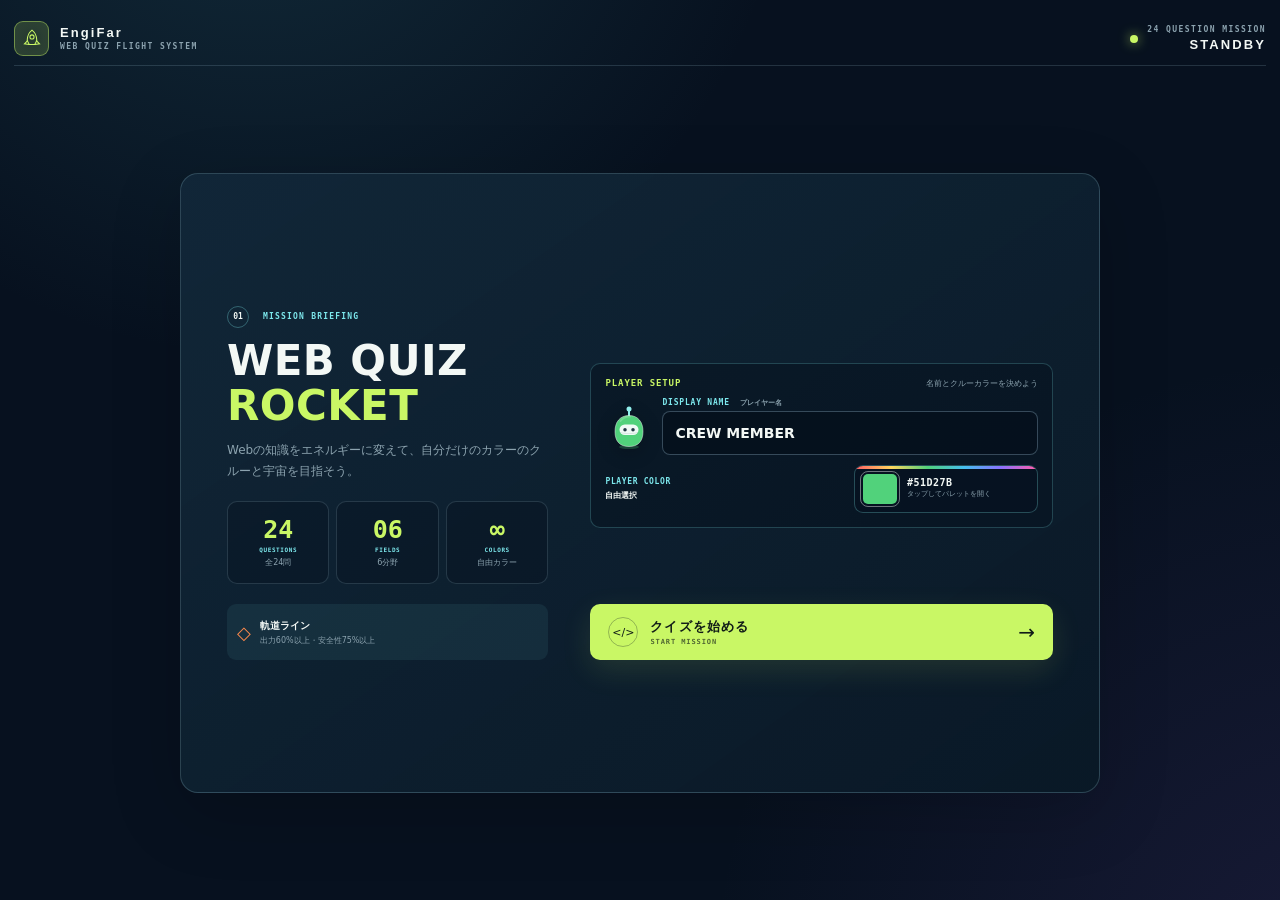
<file: index.html>
<!doctype html>
<html lang="ja">
<head>
  <meta charset="UTF-8">
  <meta name="viewport" content="width=device-width, initial-scale=1, viewport-fit=cover">
  <meta name="theme-color" content="#07111f">
  <title>EngiFar | ホーム</title>
  <link rel="stylesheet" href="./style.css?v=20260824-multipage">
  <script src="./script.js?v=20260824-multipage" defer></script>
</head>
<body>
  <div class="app-shell" id="app" data-page="home" data-state="idle" data-phase="briefing">
    <header class="topbar">
      <a class="brand" href="./index.html" aria-label="EngiFar ホーム">
        <span class="brand-mark" aria-hidden="true">
          <svg viewBox="0 0 32 32">
            <path d="M16 3c5 4 7 9 7 15l-3 6h-8l-3-6c0-6 2-11 7-15Z" />
            <circle cx="16" cy="13" r="3" />
            <path d="m10 18-5 5 7 1m10-6 5 5-7 1" />
          </svg>
        </span>
        <span class="brand-copy">
          <strong>EngiFar</strong>
          <small>WEB QUIZ FLIGHT SYSTEM</small>
        </span>
      </a>

      <div class="mission-state" role="status" aria-live="polite">
        <span class="state-light" aria-hidden="true"></span>
        <span>
          <small>24 QUESTION MISSION</small>
          <strong id="mission-status">STANDBY</strong>
        </span>
      </div>
    </header>

    <main class="cockpit">
      <aside class="mission-panel" aria-label="ホーム画面">
        <section class="mode-panel briefing-panel" id="briefing-panel">
          <div class="panel-heading">
            <p class="eyebrow"><span>01</span> MISSION BRIEFING</p>
            <h1>WEB QUIZ <br><em>ROCKET</em></h1>
            <p class="panel-description">Webの知識をエネルギーに変えて、自分だけのカラーのクルーと宇宙を目指そう。</p>
          </div>

          <div class="mission-facts" aria-label="ミッション内容">
            <div><strong>24</strong><span>QUESTIONS</span><small>全24問</small></div>
            <div><strong>06</strong><span>FIELDS</span><small>6分野</small></div>
            <div><strong>∞</strong><span>COLORS</span><small>自由カラー</small></div>
          </div>

          <div class="player-setup">
            <div class="player-setup-heading">
              <strong>PLAYER SETUP</strong>
              <small>名前とクルーカラーを決めよう</small>
            </div>

            <div class="player-identity-row">
              <img class="player-avatar-preview" id="player-avatar-preview" src="./assets/crew-green.svg" alt="選択中のカラーのクルー">
              <label class="profile-name-field" for="profile-name">
                <span>DISPLAY NAME <small>プレイヤー名</small></span>
                <input id="profile-name" type="text" maxlength="20" autocomplete="name" enterkeyhint="go" value="CREW MEMBER">
              </label>
            </div>

            <div class="color-picker" role="group" aria-labelledby="player-color-label">
              <span class="color-picker-label" id="player-color-label">PLAYER COLOR <small>自由選択</small></span>
              <label class="free-color-picker" for="player-color">
                <input class="player-color-input" id="player-color" type="color" value="#51d27b" aria-label="プレイヤーカラーを自由に選ぶ">
                <span class="free-color-picker__copy">
                  <output class="selected-color-code" id="selected-color-code" for="player-color">#51D27B</output>
                  <small>タップしてパレットを開く</small>
                </span>
              </label>
            </div>
          </div>

          <div class="threshold-hint briefing-hint">
            <span class="threshold-icon" aria-hidden="true">◇</span>
            <span><strong>軌道ライン</strong><small>出力60%以上・安全性75%以上</small></span>
          </div>

          <button class="launch-button" id="start-button" type="button">
            <span class="launch-button__icon" aria-hidden="true">&lt;/&gt;</span>
            <span><strong>クイズを始める</strong><small>START MISSION</small></span>
            <span class="launch-button__arrow" aria-hidden="true">→</span>
          </button>
        </section>
      </aside>
    </main>
  </div>
</body>
</html>
</file>
<file: style.css>
:root {
  color-scheme: dark;
  --night: #07111f;
  --panel: #0d1b2a;
  --panel-soft: #102235;
  --line: rgba(159, 197, 216, 0.18);
  --line-strong: rgba(159, 197, 216, 0.32);
  --text: #f3f8f5;
  --muted: #8ca3af;
  --lime: #c9f765;
  --lime-soft: rgba(201, 247, 101, 0.14);
  --cyan: #7de8ed;
  --orange: #ff8a4c;
  --red: #ff5e66;
  --stage-border: rgba(158, 210, 222, 0.22);
  font-family: Inter, "Noto Sans JP", "Yu Gothic UI", Meiryo, system-ui, sans-serif;
}

* {
  box-sizing: border-box;
}

html,
body {
  width: 100%;
  height: 100%;
  margin: 0;
  overflow: hidden;
}

body {
  min-height: 100vh;
  min-height: 100dvh;
  color: var(--text);
  background:
    radial-gradient(circle at 20% -20%, rgba(47, 113, 129, 0.28), transparent 36%),
    radial-gradient(circle at 105% 110%, rgba(93, 64, 151, 0.2), transparent 38%),
    var(--night);
}

button,
input {
  font: inherit;
}

button {
  color: inherit;
}

button,
input[type="range"] {
  -webkit-tap-highlight-color: transparent;
}

[hidden] {
  display: none !important;
}

.app-shell {
  width: min(100%, 1500px);
  height: 100vh;
  height: 100dvh;
  min-height: 0;
  margin: 0 auto;
  padding:
    max(12px, env(safe-area-inset-top))
    max(14px, env(safe-area-inset-right))
    max(12px, env(safe-area-inset-bottom))
    max(14px, env(safe-area-inset-left));
  display: grid;
  grid-template-rows: 54px minmax(0, 1fr);
  gap: 12px;
}

.topbar {
  min-width: 0;
  display: flex;
  align-items: center;
  justify-content: space-between;
  border-bottom: 1px solid var(--line);
}

.brand {
  min-width: 0;
  color: inherit;
  display: inline-flex;
  align-items: center;
  gap: 11px;
  text-decoration: none;
}

.brand-mark {
  width: 35px;
  height: 35px;
  border: 1px solid rgba(201, 247, 101, 0.46);
  border-radius: 9px;
  display: grid;
  place-items: center;
  color: var(--lime);
  background: var(--lime-soft);
  box-shadow: inset 0 0 18px rgba(201, 247, 101, 0.07);
}

.brand-mark svg {
  width: 22px;
  fill: none;
  stroke: currentColor;
  stroke-width: 1.5;
}

.brand-copy {
  display: grid;
  gap: 2px;
}

.brand-copy strong,
.mission-state strong {
  font-family: "Arial Narrow", "Yu Gothic UI", sans-serif;
  font-size: 13px;
  letter-spacing: 0.16em;
}

.brand-copy small,
.mission-state small {
  color: var(--muted);
  font: 600 8px/1.2 ui-monospace, "SFMono-Regular", Consolas, monospace;
  letter-spacing: 0.18em;
}

.mission-state {
  display: flex;
  align-items: center;
  gap: 9px;
  text-align: right;
}

.mission-state > span:last-child {
  display: grid;
  gap: 2px;
}

.state-light {
  width: 8px;
  height: 8px;
  border-radius: 50%;
  background: var(--lime);
  box-shadow: 0 0 12px rgba(201, 247, 101, 0.72);
}

.cockpit {
  min-width: 0;
  min-height: 0;
  display: grid;
  grid-template-columns: minmax(0, 1.62fr) clamp(310px, 29vw, 410px);
  gap: clamp(12px, 1.7vw, 24px);
}

.flight-deck,
.mission-panel {
  min-width: 0;
  min-height: 0;
  overflow: hidden;
  border: 1px solid var(--stage-border);
  background: rgba(7, 17, 31, 0.76);
  box-shadow: 0 20px 70px rgba(0, 0, 0, 0.18);
}

.flight-deck {
  position: relative;
  display: grid;
  grid-template-rows: 40px minmax(0, 1fr) 40px;
  border-radius: 18px;
}

.deck-bar {
  position: relative;
  z-index: 20;
  display: flex;
  align-items: center;
  justify-content: space-between;
  gap: 12px;
  padding: 0 clamp(12px, 2vw, 22px);
  color: var(--muted);
  font: 600 9px/1 ui-monospace, "SFMono-Regular", Consolas, monospace;
  letter-spacing: 0.13em;
  white-space: nowrap;
}

.deck-bar--top {
  border-bottom: 1px solid var(--line);
}

.deck-bar--bottom {
  border-top: 1px solid var(--line);
}

.deck-bar b {
  color: var(--text);
  font-weight: 600;
}

.signal-dot,
.success-rule i {
  display: inline-block;
  width: 5px;
  height: 5px;
  margin-right: 6px;
  border-radius: 50%;
  background: var(--cyan);
  box-shadow: 0 0 7px rgba(125, 232, 237, 0.8);
  vertical-align: 1px;
}

.success-rule {
  color: rgba(201, 247, 101, 0.72);
}

.success-rule i {
  background: var(--lime);
  box-shadow: 0 0 7px rgba(201, 247, 101, 0.7);
}

.flight-stage {
  --rocket-bottom: 6%;
  --rocket-drift: 0px;
  --rocket-tilt: 0deg;
  --scene-travel: 0px;
  --explosion-bottom: 45%;
  --path-height: 0px;
  --path-angle: 0deg;
  isolation: isolate;
  position: relative;
  min-height: 0;
  overflow: hidden;
  background:
    radial-gradient(circle at 50% 125%, rgba(95, 192, 198, 0.25), transparent 35%),
    linear-gradient(180deg, #071120 0%, #0c1c31 58%, #122c3d 100%);
}

.flight-stage::before {
  content: "";
  position: absolute;
  inset: 0;
  z-index: -4;
  opacity: 0.19;
  background-image:
    linear-gradient(rgba(125, 232, 237, 0.13) 1px, transparent 1px),
    linear-gradient(90deg, rgba(125, 232, 237, 0.08) 1px, transparent 1px);
  background-size: 64px 64px;
  mask-image: linear-gradient(to bottom, transparent, #000 55%, #000);
}

.space-glow {
  position: absolute;
  z-index: -3;
  width: 68%;
  aspect-ratio: 1;
  left: 50%;
  bottom: -54%;
  transform: translateX(-50%);
  border-radius: 50%;
  border: 1px solid rgba(125, 232, 237, 0.3);
  box-shadow:
    0 -7px 35px rgba(125, 232, 237, 0.1),
    inset 0 20px 70px rgba(77, 143, 171, 0.08);
}

.stars {
  position: absolute;
  z-index: -2;
  inset: -140px 0 0;
  transform: translateY(var(--scene-travel));
  will-change: transform;
}

.stars--far {
  opacity: 0.5;
  background-image:
    radial-gradient(circle, rgba(255,255,255,.8) 0 1px, transparent 1.3px),
    radial-gradient(circle, rgba(125,232,237,.8) 0 1px, transparent 1.3px);
  background-size: 89px 101px, 137px 149px;
  background-position: 11px 19px, 53px 71px;
}

.stars--near {
  opacity: 0.8;
  background-image:
    radial-gradient(circle, #fff 0 1.3px, transparent 1.6px),
    radial-gradient(circle, var(--lime) 0 1px, transparent 1.3px);
  background-size: 181px 163px, 233px 197px;
  background-position: 29px 41px, 103px 9px;
}

.orbital-line {
  position: absolute;
  z-index: -1;
  left: 50%;
  width: 96%;
  aspect-ratio: 2.6 / 1;
  border: 1px solid rgba(125, 232, 237, 0.1);
  border-radius: 50%;
  transform: translateX(-50%) rotate(-7deg);
}

.orbital-line--one {
  top: 15%;
}

.orbital-line--two {
  top: 47%;
  width: 122%;
  transform: translateX(-50%) rotate(4deg);
}

.altitude-scale {
  position: absolute;
  z-index: 1;
  top: 10%;
  bottom: 15%;
  left: clamp(10px, 2vw, 22px);
  width: 38px;
  display: flex;
  flex-direction: column;
  justify-content: space-between;
  color: rgba(140, 163, 175, 0.58);
  font: 500 8px/1 ui-monospace, "SFMono-Regular", Consolas, monospace;
}

.altitude-scale::before {
  content: "";
  position: absolute;
  top: 0;
  bottom: 0;
  left: 0;
  border-left: 1px solid rgba(140, 163, 175, 0.2);
}

.altitude-scale span {
  display: flex;
  align-items: center;
  gap: 6px;
}

.altitude-scale i {
  width: 7px;
  border-top: 1px solid rgba(140, 163, 175, 0.52);
}

.live-altimeter {
  position: absolute;
  z-index: 9;
  top: clamp(11px, 2vh, 20px);
  right: clamp(11px, 2vw, 22px);
  min-width: clamp(112px, 16vw, 162px);
  padding: 10px 13px;
  border: 1px solid rgba(125, 232, 237, 0.2);
  border-radius: 10px;
  background: rgba(4, 13, 24, 0.64);
  backdrop-filter: blur(8px);
}

.live-altimeter > span {
  display: block;
  margin-bottom: 3px;
  color: var(--muted);
  font: 600 7px/1 ui-monospace, "SFMono-Regular", Consolas, monospace;
  letter-spacing: 0.18em;
}

.live-altimeter strong {
  display: flex;
  align-items: baseline;
  justify-content: flex-end;
  font: 500 clamp(20px, 3vw, 34px)/1 ui-monospace, "SFMono-Regular", Consolas, monospace;
  letter-spacing: -0.06em;
  font-variant-numeric: tabular-nums;
}

.live-altimeter small {
  margin-left: 5px;
  color: var(--cyan);
  font-size: 9px;
  letter-spacing: 0;
}

.rocket-vehicle {
  position: absolute;
  z-index: 6;
  left: calc(50% + var(--rocket-drift));
  bottom: var(--rocket-bottom);
  width: clamp(58px, 9.5vh, 96px);
  transform: translateX(-50%) rotate(var(--rocket-tilt));
  transform-origin: 50% 70%;
  filter: drop-shadow(0 13px 15px rgba(0, 0, 0, 0.38));
  will-change: left, bottom, transform, opacity;
}

.boarding-crew {
  position: absolute;
  z-index: 8;
  inset: 0;
  pointer-events: none;
}

.crew-character {
  --crew-color: var(--lime);
  --crew-start-x: 0px;
  --crew-mid-x: 0px;
  --crew-board-y: -90px;
  --crew-delay: 0s;
  --crew-lean: 5deg;
  --crew-lean-back: -5deg;
  position: absolute;
  left: 50%;
  bottom: 6%;
  width: clamp(24px, 4.8vh, 38px);
  aspect-ratio: .64 / 1;
  opacity: 0;
  transform: translateX(calc(-50% + var(--crew-start-x)));
  transform-origin: 50% 78%;
  will-change: transform, opacity;
}

.crew-character--red { --crew-color: #ff626c; }
.crew-character--blue { --crew-color: #45bff0; }
.crew-character--yellow { --crew-color: #ffd65f; }
.crew-character--player { --crew-color: var(--player-color, #51d27b); }

.crew-character::after {
  content: "";
  position: absolute;
  left: 50%;
  bottom: 0;
  width: 78%;
  height: 8%;
  border-radius: 50%;
  background: rgba(52, 166, 154, 0.25);
  filter: blur(1px);
  transform: translateX(-50%);
}

.crew-body {
  position: absolute;
  left: 50%;
  bottom: 7%;
  width: 100%;
  height: 76%;
  border: 1px solid rgba(224, 252, 247, 0.28);
  border-radius: 48% 48% 44% 44% / 48% 48% 52% 52%;
  background: var(--crew-color);
  box-shadow:
    inset 5px 3px 8px rgba(255, 255, 255, 0.13),
    inset -5px -4px 8px rgba(7, 17, 31, 0.14),
    0 5px 12px rgba(0, 0, 0, 0.25);
}

.crew-body::before {
  content: "";
  position: absolute;
  left: 50%;
  bottom: 96%;
  width: 2px;
  height: 25%;
  border-radius: 999px;
  background: #92f0ed;
  transform: translateX(-50%);
}

.crew-body::after {
  content: "";
  position: absolute;
  left: 50%;
  bottom: 116%;
  width: 17%;
  aspect-ratio: 1;
  border-radius: 50%;
  background: #92f0ed;
  box-shadow: 0 0 5px rgba(125, 232, 237, 0.5);
  transform: translateX(-50%);
}

.crew-face {
  position: absolute;
  left: 50%;
  top: 38%;
  width: 68%;
  height: 28%;
  border-radius: 999px;
  background: #effaf5;
  box-shadow: inset 0 -2px 3px rgba(20, 53, 62, 0.12);
  transform: translate(-50%, -50%);
}

.crew-face::before,
.crew-face::after {
  content: "";
  position: absolute;
  top: 50%;
  width: 18%;
  aspect-ratio: 1;
  border-radius: 50%;
  background: #203945;
  transform: translateY(-50%);
}

.crew-face::before { left: 24%; }
.crew-face::after { right: 24%; }

.boarding-crew.is-boarding .crew-character {
  animation: crew-board .9s var(--crew-delay) cubic-bezier(.36, .04, .22, 1) both;
}

.flight-path {
  position: absolute;
  z-index: 4;
  left: 50%;
  bottom: 6%;
  width: 2px;
  height: var(--path-height);
  border-radius: 999px;
  opacity: 0;
  background: repeating-linear-gradient(
    to top,
    rgba(125, 232, 237, 0.08) 0 7px,
    rgba(125, 232, 237, 0.62) 7px 11px
  );
  box-shadow: 0 0 9px rgba(125, 232, 237, 0.2);
  transform: translateX(-50%) rotate(var(--path-angle));
  transform-origin: 50% 100%;
  transition: opacity 0.2s ease;
  pointer-events: none;
}

.flight-path::after {
  content: "";
  position: absolute;
  top: -3px;
  left: 50%;
  width: 6px;
  height: 6px;
  border-radius: 50%;
  background: var(--cyan);
  box-shadow: 0 0 10px var(--cyan);
  transform: translateX(-50%);
}

.rocket {
  display: block;
  width: 100%;
  overflow: visible;
}

.rocket-body {
  fill: url(#rocket-hull);
  stroke: #304657;
  stroke-width: 2;
}

.rocket-nose {
  fill: #e96b51;
  stroke: #304657;
  stroke-width: 2;
}

.rocket-fin {
  fill: #e96b51;
  stroke: #304657;
  stroke-width: 2;
  stroke-linejoin: round;
}

.rocket-band {
  fill: #142b3c;
}

.rocket-window {
  fill: url(#rocket-window);
  stroke: #223c4d;
  stroke-width: 5;
}

.rocket-window-glint {
  fill: rgba(255, 255, 255, 0.82);
}

.rocket-seam {
  fill: none;
  stroke: rgba(65, 91, 106, 0.48);
  stroke-width: 1.2;
}

.flame--outer {
  fill: #ff9a4e;
  filter: drop-shadow(0 7px 9px rgba(255, 138, 76, 0.55));
}

.flame--inner {
  fill: #f8f0a6;
}

.exhaust {
  position: absolute;
  z-index: -1;
  left: 50%;
  top: 80%;
  width: 3px;
  height: 48%;
  border-radius: 50%;
  background: linear-gradient(to bottom, rgba(255, 228, 167, 0.78), transparent);
  transform-origin: top;
  opacity: 0.35;
}

.exhaust--left {
  transform: translateX(-7px) rotate(3deg);
}

.exhaust--right {
  transform: translateX(5px) rotate(-3deg);
}

.launch-pad {
  position: absolute;
  z-index: 2;
  left: 50%;
  bottom: 0;
  width: clamp(150px, 27%, 265px);
  height: 8%;
  min-height: 22px;
  border-top: 1px solid rgba(125, 232, 237, 0.28);
  background: linear-gradient(to bottom, rgba(33, 75, 87, 0.32), transparent);
  transform: translateX(-50%);
  clip-path: polygon(12% 0, 88% 0, 100% 100%, 0 100%);
}

.launch-pad > span {
  position: absolute;
  top: 8px;
  left: 50%;
  width: 46%;
  height: 1px;
  background: rgba(125, 232, 237, 0.25);
  transform: translateX(-50%);
}

.pad-light {
  position: absolute;
  top: 7px;
  width: 4px;
  height: 4px;
  border-radius: 50%;
  background: var(--orange);
  box-shadow: 0 0 7px var(--orange);
}

.pad-light--one { left: 17%; }
.pad-light--two { left: 50%; }
.pad-light--three { right: 17%; }

.flight-event {
  position: absolute;
  z-index: 14;
  left: 50%;
  top: 38%;
  width: max-content;
  padding: 10px 14px;
  border: 1px solid rgba(255, 94, 102, 0.55);
  border-radius: 9px;
  background: rgba(29, 12, 21, 0.8);
  text-align: center;
  opacity: 0;
  transform: translate(-50%, 10px) scale(0.95);
  backdrop-filter: blur(8px);
  pointer-events: none;
}

.flight-event span {
  display: block;
  margin-bottom: 4px;
  color: #ffabb0;
  font: 700 7px/1 ui-monospace, "SFMono-Regular", Consolas, monospace;
  letter-spacing: 0.16em;
}

.flight-event strong {
  font: 600 clamp(17px, 2.5vw, 27px)/1 ui-monospace, "SFMono-Regular", Consolas, monospace;
}

.flight-event.is-visible {
  animation: event-in 0.45s ease-out forwards;
}

.explosion {
  position: absolute;
  z-index: 12;
  left: calc(50% + var(--rocket-drift));
  bottom: var(--explosion-bottom);
  width: 12px;
  height: 12px;
  opacity: 0;
  pointer-events: none;
}

.explosion.is-active {
  opacity: 1;
}

.shockwave,
.blast-core,
.debris i {
  position: absolute;
  left: 50%;
  top: 50%;
}

.shockwave {
  width: 24px;
  height: 24px;
  border: 2px solid rgba(255, 157, 80, 0.85);
  border-radius: 50%;
  transform: translate(-50%, -50%) scale(0);
}

.explosion.is-active .shockwave--one {
  animation: shockwave 0.85s ease-out forwards;
}

.explosion.is-active .shockwave--two {
  animation: shockwave 0.85s 0.1s ease-out forwards;
}

.blast-core {
  width: 18px;
  height: 18px;
  border-radius: 42% 58% 55% 45%;
  background: #fff5b8;
  box-shadow: 0 0 22px 8px rgba(255, 118, 62, 0.75);
  transform: translate(-50%, -50%) scale(0);
}

.explosion.is-active .blast-core {
  animation: blast-core 0.6s steps(5, end) forwards;
}

.debris i {
  --angle: 0deg;
  --distance: 60px;
  --piece-color: var(--orange);
  width: 5px;
  height: 9px;
  background: var(--piece-color);
  box-shadow: 0 0 6px var(--piece-color);
  opacity: 0;
  transform: translate(-50%, -50%) rotate(var(--angle)) translateY(0);
}

.explosion.is-active .debris i {
  animation: debris-fly 0.82s cubic-bezier(.12, .72, .36, 1) forwards;
  animation-delay: var(--delay, 0s);
}

.celebration {
  position: absolute;
  z-index: 11;
  inset: 0;
  display: grid;
  place-items: center;
  opacity: 0;
  pointer-events: none;
}

.celebration.is-active {
  opacity: 1;
}

.success-orbit {
  position: absolute;
  width: min(45%, 320px);
  aspect-ratio: 1;
  border: 1px solid rgba(201, 247, 101, 0.5);
  border-radius: 50%;
  transform: scale(0);
}

.success-orbit::before,
.success-orbit::after {
  content: "";
  position: absolute;
  inset: 13%;
  border: 1px solid rgba(125, 232, 237, 0.34);
  border-radius: 50%;
}

.success-orbit::after {
  inset: -18% 8% 18%;
  transform: rotate(55deg);
}

.celebration.is-active .success-orbit {
  animation: success-orbit 1.1s cubic-bezier(.18, .82, .2, 1) forwards;
}

.success-emblem {
  position: relative;
  z-index: 2;
  padding: 17px 22px;
  border: 1px solid rgba(201, 247, 101, 0.45);
  border-radius: 12px;
  background: rgba(7, 17, 31, 0.82);
  text-align: center;
  opacity: 0;
  transform: translateY(12px);
  box-shadow: 0 0 50px rgba(201, 247, 101, 0.1);
  backdrop-filter: blur(8px);
}

.success-emblem span {
  display: block;
  margin-bottom: 6px;
  color: var(--lime);
  font: 700 8px/1 ui-monospace, "SFMono-Regular", Consolas, monospace;
  letter-spacing: 0.18em;
}

.success-emblem strong {
  font-size: clamp(20px, 3vw, 34px);
  letter-spacing: 0.06em;
}

.celebration.is-active .success-emblem {
  animation: emblem-in 0.55s 0.2s ease-out forwards;
}

.confetti {
  position: absolute;
  inset: 0;
}

.confetti i {
  --x: 50%;
  --fall: 80%;
  --rotate: 360deg;
  --confetti-color: var(--lime);
  position: absolute;
  top: -8%;
  left: var(--x);
  width: 5px;
  height: 12px;
  border-radius: 1px;
  background: var(--confetti-color);
  opacity: 0;
}

.celebration.is-active .confetti i {
  animation: confetti-fall var(--duration, 1.5s) var(--delay, 0s) ease-in forwards;
}

.mission-panel {
  border-radius: 18px;
  background:
    linear-gradient(145deg, rgba(18, 42, 60, 0.76), rgba(9, 24, 38, 0.9)),
    var(--panel);
}

.mode-panel {
  height: 100%;
  min-height: 0;
  padding: clamp(17px, 3.2vh, 30px);
}

.setup-panel {
  display: flex;
  flex-direction: column;
}

.eyebrow {
  margin: 0;
  color: var(--cyan);
  font: 700 8px/1.2 ui-monospace, "SFMono-Regular", Consolas, monospace;
  letter-spacing: 0.15em;
}

.eyebrow > span {
  display: inline-grid;
  width: 22px;
  height: 22px;
  margin-right: 8px;
  place-items: center;
  border: 1px solid rgba(125, 232, 237, 0.32);
  border-radius: 50%;
  color: var(--text);
  letter-spacing: 0;
}

.panel-heading h1 {
  margin: clamp(11px, 1.8vh, 17px) 0 0;
  font-size: clamp(25px, 3.4vw, 39px);
  line-height: 1.2;
  letter-spacing: 0.01em;
}

.panel-heading h1 em {
  color: var(--lime);
  font-style: normal;
}

.panel-description {
  margin: clamp(7px, 1.3vh, 13px) 0 0;
  color: var(--muted);
  font-size: clamp(10px, 1.15vw, 12px);
  line-height: 1.7;
}

.parameter-grid {
  margin-top: clamp(13px, 2.3vh, 22px);
  display: grid;
  gap: clamp(8px, 1.4vh, 13px);
}

.parameter-card {
  padding: clamp(10px, 1.7vh, 15px);
  border: 1px solid var(--line);
  border-radius: 12px;
  background: rgba(7, 17, 31, 0.4);
  transition: border-color 0.2s ease, background 0.2s ease;
}

.parameter-card.is-ready {
  border-color: rgba(201, 247, 101, 0.4);
  background: rgba(201, 247, 101, 0.055);
}

.parameter-head,
.parameter-head label {
  display: flex;
  align-items: center;
}

.parameter-head {
  justify-content: space-between;
  gap: 10px;
}

.parameter-head label {
  gap: 9px;
  cursor: pointer;
}

.parameter-head label > span:last-child {
  display: grid;
  gap: 2px;
}

.parameter-head strong {
  font-size: 12px;
  letter-spacing: 0.05em;
}

.parameter-head small {
  color: var(--muted);
  font: 600 7px/1 ui-monospace, "SFMono-Regular", Consolas, monospace;
  letter-spacing: 0.16em;
}

.parameter-icon {
  width: 27px;
  height: 27px;
  display: grid;
  place-items: center;
  border: 1px solid var(--line-strong);
  border-radius: 7px;
  color: var(--cyan);
  font-size: 15px;
}

.parameter-head output {
  color: var(--lime);
  font: 600 clamp(18px, 2.2vw, 25px)/1 ui-monospace, "SFMono-Regular", Consolas, monospace;
  letter-spacing: -0.06em;
  font-variant-numeric: tabular-nums;
}

.range-shell {
  position: relative;
  margin-top: clamp(8px, 1.3vh, 12px);
}

input[type="range"] {
  --fill: 0%;
  position: relative;
  z-index: 2;
  width: 100%;
  height: 18px;
  margin: 0;
  appearance: none;
  border: 0;
  border-radius: 999px;
  outline: none;
  background: transparent;
  cursor: pointer;
}

input[type="range"]::-webkit-slider-runnable-track {
  height: 4px;
  border-radius: 999px;
  background: linear-gradient(to right, var(--cyan) 0 var(--fill), rgba(140, 163, 175, 0.2) var(--fill) 100%);
}

input[type="range"]::-moz-range-track {
  height: 4px;
  border-radius: 999px;
  background: linear-gradient(to right, var(--cyan) 0 var(--fill), rgba(140, 163, 175, 0.2) var(--fill) 100%);
}

input[type="range"]::-webkit-slider-thumb {
  width: 17px;
  height: 17px;
  margin-top: -6.5px;
  appearance: none;
  border: 3px solid var(--panel);
  border-radius: 50%;
  background: var(--lime);
  box-shadow: 0 0 0 1px var(--lime), 0 0 12px rgba(201, 247, 101, 0.28);
}

input[type="range"]::-moz-range-thumb {
  width: 12px;
  height: 12px;
  border: 3px solid var(--panel);
  border-radius: 50%;
  background: var(--lime);
  box-shadow: 0 0 0 1px var(--lime), 0 0 12px rgba(201, 247, 101, 0.28);
}

input[type="range"]:focus-visible::-webkit-slider-thumb {
  outline: 3px solid rgba(125, 232, 237, 0.55);
  outline-offset: 3px;
}

.target-marker {
  position: absolute;
  z-index: 1;
  top: 3px;
  bottom: 3px;
  left: var(--target, 80%);
  border-left: 1px dashed rgba(201, 247, 101, 0.68);
}

.target-marker i {
  position: absolute;
  top: -13px;
  left: 50%;
  color: rgba(201, 247, 101, 0.7);
  font: 600 6px/1 ui-monospace, "SFMono-Regular", Consolas, monospace;
  font-style: normal;
  transform: translateX(-50%);
}

.range-labels {
  display: flex;
  justify-content: space-between;
  margin-top: -1px;
  color: rgba(140, 163, 175, 0.62);
  font: 500 7px/1 ui-monospace, "SFMono-Regular", Consolas, monospace;
}

.threshold-hint {
  margin-top: clamp(9px, 1.7vh, 16px);
  display: flex;
  align-items: center;
  gap: 9px;
  padding: 9px 10px;
  border-radius: 9px;
  background: rgba(125, 232, 237, 0.07);
}

.threshold-icon {
  color: var(--orange);
  font-size: 18px;
}

.threshold-hint > span:last-child {
  display: grid;
  gap: 2px;
}

.threshold-hint strong {
  font-size: 10px;
}

.threshold-hint small {
  color: var(--muted);
  font-size: 8px;
}

.threshold-hint.is-ready {
  background: var(--lime-soft);
}

.threshold-hint.is-ready .threshold-icon,
.threshold-hint.is-ready strong {
  color: var(--lime);
}

.launch-button,
.retry-button {
  min-height: 50px;
  border: 0;
  border-radius: 10px;
  cursor: pointer;
}

.launch-button {
  width: 100%;
  min-height: clamp(51px, 7.6vh, 66px);
  margin-top: auto;
  padding: 0 clamp(13px, 1.8vw, 18px);
  display: grid;
  grid-template-columns: auto 1fr auto;
  align-items: center;
  gap: 12px;
  color: #101b17;
  background: var(--lime);
  box-shadow: 0 10px 30px rgba(201, 247, 101, 0.12);
  transition: transform 0.18s ease, box-shadow 0.18s ease, background 0.18s ease;
}

.launch-button:hover {
  background: #dbff8d;
  box-shadow: 0 12px 34px rgba(201, 247, 101, 0.22);
  transform: translateY(-2px);
}

.launch-button:active {
  transform: translateY(1px);
}

.launch-button:focus-visible,
.retry-button:focus-visible {
  outline: 3px solid var(--cyan);
  outline-offset: 3px;
}

.launch-button__icon {
  width: 30px;
  height: 30px;
  display: grid;
  place-items: center;
  border: 1px solid rgba(7, 17, 31, 0.28);
  border-radius: 50%;
  font-size: 11px;
}

.launch-button > span:nth-child(2) {
  display: grid;
  gap: 3px;
  text-align: left;
}

.launch-button strong {
  font-size: 13px;
  letter-spacing: 0.08em;
}

.launch-button small {
  font: 700 7px/1 ui-monospace, "SFMono-Regular", Consolas, monospace;
  letter-spacing: 0.13em;
  opacity: 0.65;
}

.launch-button__arrow {
  font-size: 20px;
}

.flight-panel,
.result-panel {
  display: flex;
  flex-direction: column;
  justify-content: center;
}

.flight-copy {
  text-align: center;
}

.radar {
  position: relative;
  width: clamp(75px, 12vh, 105px);
  aspect-ratio: 1;
  margin: 0 auto clamp(15px, 2.4vh, 23px);
  overflow: hidden;
  border: 1px solid rgba(125, 232, 237, 0.36);
  border-radius: 50%;
  background:
    radial-gradient(circle, transparent 31%, rgba(125,232,237,.13) 32% 33%, transparent 34% 61%, rgba(125,232,237,.12) 62% 63%, transparent 64%),
    linear-gradient(90deg, transparent 49.5%, rgba(125,232,237,.18) 50% 50.5%, transparent 51%),
    linear-gradient(transparent 49.5%, rgba(125,232,237,.18) 50% 50.5%, transparent 51%);
}

.radar i {
  position: absolute;
  width: 50%;
  height: 50%;
  left: 50%;
  top: 0;
  background: conic-gradient(from 270deg at 0 100%, rgba(125, 232, 237, 0.42), transparent 34%);
  transform-origin: 0 100%;
  animation: radar-sweep 1.6s linear infinite;
}

.radar span {
  position: absolute;
  left: 62%;
  top: 29%;
  width: 5px;
  height: 5px;
  border-radius: 50%;
  background: var(--lime);
  box-shadow: 0 0 8px var(--lime);
  animation: radar-blink 1.2s ease-in-out infinite;
}

.flight-copy h2,
.result-heading h2 {
  margin: 9px 0 7px;
  font-size: clamp(24px, 3.2vw, 35px);
  line-height: 1.2;
}

.flight-copy > p:last-child,
.result-heading > p:last-child {
  margin: 0;
  color: var(--muted);
  font-size: 11px;
  line-height: 1.75;
}

.telemetry-card {
  margin-top: clamp(24px, 5vh, 44px);
  padding: clamp(15px, 2.5vh, 22px);
  border: 1px solid var(--line);
  border-radius: 12px;
  background: rgba(7, 17, 31, 0.45);
}

.telemetry-card > span {
  color: var(--muted);
  font: 600 8px/1 ui-monospace, "SFMono-Regular", Consolas, monospace;
  letter-spacing: 0.15em;
}

.telemetry-card strong {
  display: block;
  margin: 8px 0 13px;
  color: var(--lime);
  font: 500 clamp(29px, 4.8vw, 48px)/1 ui-monospace, "SFMono-Regular", Consolas, monospace;
  font-variant-numeric: tabular-nums;
}

.telemetry-card small {
  color: var(--text);
  font-size: 11px;
}

.telemetry-progress {
  height: 4px;
  overflow: hidden;
  border-radius: 999px;
  background: rgba(140, 163, 175, 0.18);
}

.telemetry-progress i {
  display: block;
  width: 0;
  height: 100%;
  border-radius: inherit;
  background: linear-gradient(to right, var(--cyan), var(--lime));
  box-shadow: 0 0 10px rgba(201, 247, 101, 0.3);
}

.result-panel {
  text-align: center;
}

.result-icon {
  width: clamp(46px, 7.5vh, 62px);
  aspect-ratio: 1;
  margin: 0 auto clamp(12px, 2vh, 19px);
  display: grid;
  place-items: center;
  border: 1px solid rgba(201, 247, 101, 0.46);
  border-radius: 50%;
  color: var(--lime);
  background: var(--lime-soft);
  font-size: clamp(20px, 3vw, 28px);
}

.result-panel.is-challenge .result-icon {
  border-color: rgba(255, 138, 76, 0.5);
  color: var(--orange);
  background: rgba(255, 138, 76, 0.1);
}

.result-panel.is-challenge .eyebrow {
  color: #ffbd82;
}

.result-metrics {
  margin: clamp(20px, 4vh, 36px) 0 0;
  display: grid;
  grid-template-columns: repeat(2, 1fr);
  gap: 8px;
}

.result-metrics > div {
  min-width: 0;
  padding: clamp(10px, 1.8vh, 15px) 8px;
  border: 1px solid var(--line);
  border-radius: 10px;
  background: rgba(7, 17, 31, 0.42);
}

.result-metrics .altitude-result {
  grid-column: 1 / -1;
}

.result-metrics dt {
  margin-bottom: 6px;
  color: var(--muted);
  font-size: 9px;
}

.result-metrics dd {
  margin: 0;
  color: var(--lime);
  font: 600 clamp(19px, 2.5vw, 28px)/1 ui-monospace, "SFMono-Regular", Consolas, monospace;
  font-variant-numeric: tabular-nums;
}

.result-panel.is-challenge .result-metrics dd {
  color: #ffb36f;
}

.result-metrics small {
  margin-left: 2px;
  color: var(--text);
  font-size: 9px;
}

.retry-button {
  width: 100%;
  margin-top: auto;
  border: 1px solid var(--line-strong);
  color: var(--text);
  background: rgba(125, 232, 237, 0.08);
  font-size: 12px;
  font-weight: 700;
  letter-spacing: 0.06em;
  transition: border-color 0.18s ease, background 0.18s ease;
}

.retry-button:hover {
  border-color: rgba(125, 232, 237, 0.58);
  background: rgba(125, 232, 237, 0.14);
}

.retry-button span {
  margin-right: 7px;
  color: var(--cyan);
  font-size: 17px;
}

.app-shell[data-state="launching"] .state-light {
  background: var(--orange);
  box-shadow: 0 0 14px rgba(255, 138, 76, 0.85);
  animation: state-pulse 0.65s ease-in-out infinite alternate;
}

.app-shell[data-state="success"] .state-light {
  background: var(--lime);
}

.app-shell[data-state="challenge"] .state-light {
  background: var(--orange);
  box-shadow: 0 0 14px rgba(255, 138, 76, 0.75);
}

.app-shell[data-state="launching"] .rocket-vehicle {
  animation: rocket-vibration 0.11s linear infinite alternate;
}

.app-shell[data-state="boarding"] .state-light {
  background: var(--cyan);
  box-shadow: 0 0 14px rgba(125, 232, 237, 0.82);
  animation: state-pulse 0.65s ease-in-out infinite alternate;
}

.app-shell[data-state="boarding"] .rocket-vehicle {
  animation: boarding-rock .55s ease-in-out infinite alternate;
}

.app-shell[data-state="boarding"] .rocket-window {
  animation: window-welcome .55s ease-in-out infinite alternate;
}

.app-shell[data-state="boarding"] .flame,
.app-shell[data-state="boarding"] .exhaust {
  opacity: 0;
}

.app-shell[data-state="launching"] .flight-path {
  opacity: 0.58;
}

.app-shell[data-state="launching"] .flame--outer {
  animation: flame-flicker 0.12s linear infinite alternate;
}

.app-shell[data-state="launching"] .exhaust {
  opacity: 0.72;
  animation: exhaust-flicker 0.16s linear infinite alternate;
}

.app-shell[data-state="success"] .rocket-vehicle,
.app-shell[data-state="challenge"] .rocket-vehicle {
  pointer-events: none;
}

.app-shell[data-state="challenge"] .rocket-vehicle {
  opacity: 0 !important;
}

@keyframes state-pulse {
  to { opacity: 0.42; }
}

@keyframes rocket-vibration {
  from { margin-left: -0.7px; }
  to { margin-left: 0.7px; }
}

@keyframes boarding-rock {
  from { margin-bottom: 0; }
  to { margin-bottom: 2px; }
}

@keyframes window-welcome {
  to {
    fill: #d7fff6;
    filter: drop-shadow(0 0 6px rgba(125, 232, 237, 0.9));
  }
}

@keyframes crew-board {
  0%, 12% {
    opacity: 1;
    transform: translate(calc(-50% + var(--crew-start-x)), 0) scale(.92) rotate(0deg);
  }
  24% {
    opacity: 1;
    transform: translate(calc(-50% + var(--crew-start-x)), -7px) scale(1) rotate(var(--crew-lean-back));
  }
  40% {
    opacity: 1;
    transform: translate(calc(-50% + var(--crew-mid-x)), 0) scale(1) rotate(var(--crew-lean));
  }
  54% {
    opacity: 1;
    transform: translate(calc(-50% + var(--crew-mid-x)), -8px) scale(1) rotate(var(--crew-lean-back));
  }
  70% {
    opacity: 1;
    transform: translate(-50%, 0) scale(1) rotate(0deg);
  }
  82% {
    opacity: 1;
    transform: translate(-50%, -4px) scale(.92) rotate(0deg);
  }
  100% {
    opacity: 0;
    transform: translate(-50%, var(--crew-board-y)) scale(.08) rotate(var(--crew-lean));
  }
}

@keyframes flame-flicker {
  from { transform: scaleY(0.84); transform-origin: 50% 80%; }
  to { transform: scaleY(1.1); transform-origin: 50% 80%; }
}

@keyframes exhaust-flicker {
  to { transform: translateX(-1px) scaleY(1.25); }
}

@keyframes radar-sweep {
  to { transform: rotate(360deg); }
}

@keyframes radar-blink {
  50% { opacity: 0.25; }
}

@keyframes shockwave {
  0% { opacity: 1; transform: translate(-50%, -50%) scale(0); }
  100% { opacity: 0; transform: translate(-50%, -50%) scale(6); }
}

@keyframes blast-core {
  0% { opacity: 1; transform: translate(-50%, -50%) scale(0); }
  45% { opacity: 1; transform: translate(-50%, -50%) scale(4); }
  100% { opacity: 0; transform: translate(-50%, -50%) scale(1.5); }
}

@keyframes debris-fly {
  0% {
    opacity: 1;
    transform: translate(-50%, -50%) rotate(var(--angle)) translateY(0) rotate(0);
  }
  100% {
    opacity: 0;
    transform: translate(-50%, -50%) rotate(var(--angle)) translateY(calc(var(--distance) * -1)) rotate(270deg);
  }
}

@keyframes event-in {
  to { opacity: 1; transform: translate(-50%, 0) scale(1); }
}

@keyframes success-orbit {
  0% { opacity: 0; transform: scale(0.15) rotate(-20deg); }
  45% { opacity: 1; }
  100% { opacity: 0.52; transform: scale(1) rotate(8deg); }
}

@keyframes emblem-in {
  to { opacity: 1; transform: translateY(0); }
}

@keyframes confetti-fall {
  0% { opacity: 0; transform: translate3d(0, -10px, 0) rotate(0); }
  12% { opacity: 1; }
  100% { opacity: 0; transform: translate3d(var(--sway, 20px), var(--fall), 0) rotate(var(--rotate)); }
}

@media (max-width: 760px) {
  .app-shell {
    min-height: 0;
    padding:
      max(7px, env(safe-area-inset-top))
      max(8px, env(safe-area-inset-right))
      max(7px, env(safe-area-inset-bottom))
      max(8px, env(safe-area-inset-left));
    grid-template-rows: 42px minmax(0, 1fr);
    gap: 7px;
  }

  .cockpit {
    grid-template-columns: 1fr;
    grid-template-rows: minmax(0, 1fr) clamp(234px, 39vh, 280px);
    gap: 7px;
  }

  .flight-deck,
  .mission-panel {
    border-radius: 12px;
  }

  .flight-deck {
    grid-template-rows: 31px minmax(0, 1fr) 30px;
  }

  .deck-bar {
    padding: 0 10px;
    font-size: 7px;
  }

  .success-rule {
    letter-spacing: 0.06em;
  }

  .live-altimeter {
    min-width: 102px;
    padding: 7px 9px;
  }

  .live-altimeter strong {
    font-size: 21px;
  }

  .altitude-scale {
    left: 8px;
  }

  .rocket-vehicle {
    width: clamp(48px, 9.5vh, 67px);
  }

  .mode-panel {
    padding: 11px 13px;
  }

  .panel-heading {
    display: grid;
    grid-template-columns: 1fr auto;
    align-items: end;
    gap: 8px;
  }

  .panel-heading .eyebrow {
    grid-column: 1;
  }

  .panel-heading h1 {
    grid-column: 1;
    margin-top: 5px;
    font-size: 20px;
    line-height: 1.08;
  }

  .panel-heading h1 br {
    display: none;
  }

  .panel-description {
    display: none;
  }

  .parameter-grid {
    grid-template-columns: repeat(2, minmax(0, 1fr));
    margin-top: 9px;
    gap: 7px;
  }

  .parameter-card {
    padding: 8px 9px 7px;
  }

  .parameter-head {
    gap: 4px;
  }

  .parameter-head label {
    gap: 6px;
  }

  .parameter-icon {
    width: 22px;
    height: 22px;
    font-size: 12px;
  }

  .parameter-head strong {
    font-size: 10px;
  }

  .parameter-head small,
  .range-labels {
    font-size: 6px;
  }

  .parameter-head output {
    font-size: 17px;
  }

  .range-shell {
    margin-top: 7px;
  }

  .threshold-hint {
    min-height: 31px;
    margin-top: 7px;
    padding: 5px 8px;
  }

  .threshold-hint strong {
    font-size: 9px;
  }

  .threshold-hint small {
    font-size: 7px;
  }

  .threshold-icon {
    font-size: 14px;
  }

  .launch-button {
    min-height: 44px;
    margin-top: 7px;
  }

  .launch-button__icon {
    width: 25px;
    height: 25px;
  }

  .flight-panel,
  .result-panel {
    padding: 11px 15px;
  }

  .flight-panel {
    flex-direction: row;
    align-items: center;
    gap: 17px;
  }

  .flight-copy {
    flex: 0 0 42%;
  }

  .radar {
    width: 58px;
    margin-bottom: 8px;
  }

  .flight-copy h2 {
    margin: 5px 0 0;
    font-size: 19px;
  }

  .flight-copy > p:last-child {
    display: none;
  }

  .telemetry-card {
    flex: 1;
    margin-top: 0;
    padding: 14px;
    text-align: left;
  }

  .telemetry-card strong {
    margin: 7px 0 11px;
    font-size: 29px;
  }

  .result-panel {
    display: grid;
    grid-template-columns: minmax(0, .9fr) minmax(0, 1.1fr);
    grid-template-rows: 1fr auto;
    align-items: center;
    gap: 8px 12px;
  }

  .result-heading {
    min-width: 0;
  }

  .result-icon {
    width: 38px;
    margin-bottom: 7px;
    font-size: 17px;
  }

  .result-heading h2 {
    margin: 5px 0 3px;
    font-size: 18px;
  }

  .result-heading > p:last-child {
    font-size: 8px;
    line-height: 1.45;
  }

  .result-metrics {
    margin: 0;
    gap: 5px;
  }

  .result-metrics > div {
    padding: 8px 5px;
  }

  .result-metrics dt {
    margin-bottom: 4px;
    font-size: 7px;
  }

  .result-metrics dd {
    font-size: 17px;
  }

  .retry-button {
    grid-column: 1 / -1;
    min-height: 42px;
  }
}

@media (max-width: 390px) {
  .brand-copy small,
  .mission-state small {
    display: none;
  }

  .brand-copy strong,
  .mission-state strong {
    font-size: 11px;
  }

  .success-rule {
    font-size: 6px;
  }

  .parameter-head output {
    font-size: 15px;
  }

  .parameter-head small,
  .parameter-icon {
    display: none;
  }
}

@media (max-height: 620px) and (min-width: 761px) {
  .app-shell {
    grid-template-rows: 42px minmax(0, 1fr);
    gap: 8px;
    padding-top: 8px;
    padding-bottom: 8px;
  }

  .brand-mark {
    width: 31px;
    height: 31px;
  }

  .mode-panel {
    padding: 13px 17px;
  }

  .panel-heading h1 {
    margin-top: 7px;
    font-size: 25px;
  }

  .panel-description {
    display: none;
  }

  .parameter-grid {
    margin-top: 10px;
    gap: 7px;
  }

  .parameter-card {
    padding: 8px 11px;
  }

  .range-shell {
    margin-top: 5px;
  }

  .threshold-hint {
    margin-top: 7px;
    padding: 6px 9px;
  }

  .launch-button {
    min-height: 46px;
  }

  .result-metrics {
    margin-top: 13px;
  }

  .result-icon {
    width: 42px;
    margin-bottom: 9px;
  }
}

@media (max-height: 535px) and (max-width: 760px) {
  .app-shell {
    min-height: 0;
    grid-template-rows: 34px minmax(0, 1fr);
    gap: 5px;
    padding-top: 5px;
    padding-bottom: 5px;
  }

  .brand-mark {
    width: 28px;
    height: 28px;
  }

  .brand-mark svg {
    width: 18px;
  }

  .cockpit {
    grid-template-rows: minmax(0, 1fr) 218px;
    gap: 5px;
  }

  .flight-deck {
    grid-template-rows: 27px minmax(0, 1fr) 26px;
  }

  .mode-panel {
    padding-top: 8px;
    padding-bottom: 8px;
  }

  .panel-heading .eyebrow span {
    display: none;
  }

  .parameter-grid {
    margin-top: 6px;
  }

  .threshold-hint {
    margin-top: 5px;
  }

  .launch-button {
    min-height: 40px;
    margin-top: 5px;
  }
}

@media (max-height: 460px) and (min-width: 761px) {
  .app-shell {
    grid-template-rows: 34px minmax(0, 1fr);
    gap: 5px;
    padding-top: 5px;
    padding-bottom: 5px;
  }

  .brand-mark {
    width: 28px;
    height: 28px;
  }

  .brand-mark svg {
    width: 18px;
  }

  .cockpit {
    grid-template-columns: minmax(0, 1.55fr) minmax(300px, .9fr);
    gap: 8px;
  }

  .flight-deck {
    grid-template-rows: 28px minmax(0, 1fr) 27px;
  }

  .deck-bar {
    padding: 0 10px;
    font-size: 7px;
  }

  .mode-panel {
    padding: 8px 10px;
  }

  .panel-heading h1 {
    margin-top: 4px;
    font-size: 18px;
    line-height: 1.1;
  }

  .panel-heading h1 br {
    display: none;
  }

  .parameter-grid {
    grid-template-columns: repeat(2, minmax(0, 1fr));
    margin-top: 6px;
    gap: 6px;
  }

  .parameter-card {
    padding: 7px 8px 5px;
  }

  .parameter-icon,
  .parameter-head small {
    display: none;
  }

  .parameter-head strong {
    font-size: 9px;
  }

  .parameter-head output {
    font-size: 15px;
  }

  .range-shell {
    margin-top: 4px;
  }

  .threshold-hint {
    min-height: 31px;
    margin-top: 5px;
    padding: 4px 7px;
  }

  .threshold-hint strong {
    font-size: 9px;
  }

  .threshold-hint small {
    font-size: 7px;
  }

  .launch-button {
    min-height: 40px;
    margin-top: 5px;
  }

  .result-heading h2 {
    margin-top: 5px;
    font-size: 20px;
  }

  .result-heading > p:last-child {
    font-size: 9px;
    line-height: 1.4;
  }

  .result-metrics {
    margin-top: 8px;
    grid-template-columns: repeat(3, 1fr);
    gap: 5px;
  }

  .result-metrics .altitude-result {
    grid-column: auto;
  }

  .result-metrics > div {
    padding: 8px 4px;
  }

  .result-icon {
    width: 34px;
    margin-bottom: 5px;
  }

  .retry-button {
    min-height: 40px;
    margin-top: 7px;
  }
}

@media (prefers-reduced-motion: reduce) {
  *,
  *::before,
  *::after {
    scroll-behavior: auto !important;
    animation-duration: 0.01ms !important;
    animation-iteration-count: 1 !important;
    transition-duration: 0.01ms !important;
  }
}

/* Quiz + rocket integration */
.score-strip {
  color: rgba(201, 247, 101, 0.76);
}

.score-strip i {
  display: inline-block;
  width: 5px;
  height: 5px;
  margin-right: 6px;
  border-radius: 50%;
  background: var(--lime);
  box-shadow: 0 0 7px rgba(201, 247, 101, 0.7);
  vertical-align: 1px;
}

.score-strip b {
  color: var(--lime);
  font-variant-numeric: tabular-nums;
}

.briefing-panel,
.ready-panel {
  display: flex;
  flex-direction: column;
}

.mission-facts {
  display: grid;
  grid-template-columns: repeat(3, minmax(0, 1fr));
  gap: 7px;
  margin-top: clamp(18px, 3vh, 28px);
}

.mission-facts > div {
  min-width: 0;
  padding: clamp(10px, 1.8vh, 15px) 5px;
  border: 1px solid var(--line);
  border-radius: 10px;
  background: rgba(7, 17, 31, 0.38);
  text-align: center;
}

.mission-facts strong,
.mission-facts span,
.mission-facts small {
  display: block;
}

.mission-facts strong {
  color: var(--lime);
  font: 600 clamp(18px, 2.3vw, 25px)/1 ui-monospace, "SFMono-Regular", Consolas, monospace;
}

.mission-facts span {
  margin-top: 5px;
  color: var(--cyan);
  font: 700 6px/1 ui-monospace, "SFMono-Regular", Consolas, monospace;
  letter-spacing: 0.1em;
}

.mission-facts small {
  margin-top: 4px;
  color: var(--muted);
  font-size: 8px;
}

.score-guide {
  margin-top: clamp(12px, 2vh, 19px);
  display: grid;
  gap: 7px;
}

.score-guide > div {
  min-height: 48px;
  padding: 8px 10px;
  display: flex;
  align-items: center;
  gap: 10px;
  border: 1px solid var(--line);
  border-radius: 9px;
  background: rgba(7, 17, 31, 0.28);
}

.score-guide > div > span:last-child {
  display: grid;
  gap: 2px;
}

.score-guide strong {
  font-size: 11px;
}

.score-guide small {
  color: var(--muted);
  font-size: 8px;
}

.guide-icon {
  width: 28px;
  height: 28px;
  display: grid;
  flex: none;
  place-items: center;
  border: 1px solid rgba(125, 232, 237, 0.3);
  border-radius: 7px;
  color: var(--cyan);
}

.briefing-hint {
  margin-bottom: clamp(10px, 2vh, 18px);
}

.quiz-panel {
  display: flex;
  flex-direction: column;
  gap: clamp(7px, 1.25vh, 11px);
  padding: clamp(14px, 2.3vh, 22px);
}

.quiz-progress-head {
  display: flex;
  align-items: center;
  justify-content: space-between;
  gap: 12px;
}

.quiz-progress-head > div {
  display: flex;
  align-items: baseline;
  gap: 10px;
}

.quiz-progress-head .eyebrow {
  margin: 0;
}

.quiz-progress-head strong {
  color: var(--lime);
  font: 600 clamp(20px, 2.8vw, 29px)/1 ui-monospace, "SFMono-Regular", Consolas, monospace;
  font-variant-numeric: tabular-nums;
}

.quiz-progress-head strong small {
  color: var(--muted);
  font-size: 9px;
}

.category-chip,
.difficulty-chip {
  width: max-content;
  max-width: 50%;
  padding: 6px 8px;
  overflow: hidden;
  border: 1px solid rgba(125, 232, 237, 0.24);
  border-radius: 999px;
  color: var(--cyan);
  background: rgba(125, 232, 237, 0.07);
  font: 700 7px/1 ui-monospace, "SFMono-Regular", Consolas, monospace;
  letter-spacing: 0.08em;
  text-overflow: ellipsis;
  white-space: nowrap;
}

.quiz-progress {
  height: 4px;
  overflow: hidden;
  border-radius: 999px;
  background: rgba(140, 163, 175, 0.18);
}

.quiz-progress i {
  display: block;
  width: 0;
  height: 100%;
  border-radius: inherit;
  background: linear-gradient(to right, var(--cyan), var(--lime));
  box-shadow: 0 0 10px rgba(201, 247, 101, 0.28);
  transition: width 0.25s ease;
}

.question-meta {
  display: flex;
  align-items: center;
  justify-content: space-between;
  gap: 10px;
  color: var(--muted);
  font: 700 7px/1 ui-monospace, "SFMono-Regular", Consolas, monospace;
  letter-spacing: 0.13em;
}

.difficulty-chip {
  max-width: none;
  padding: 4px 7px;
  color: #ffbd82;
  border-color: rgba(255, 138, 76, 0.28);
  background: rgba(255, 138, 76, 0.07);
  letter-spacing: 0.04em;
}

.difficulty-chip.is-boost {
  color: var(--lime);
  border-color: rgba(201, 247, 101, 0.32);
  background: var(--lime-soft);
}

.question-code {
  width: 100%;
  height: clamp(86px, 17vh, 138px);
  min-height: 0;
  margin: 0;
  padding: clamp(10px, 1.8vh, 15px);
  overflow: hidden;
  border: 1px solid rgba(125, 232, 237, 0.18);
  border-left: 3px solid var(--orange);
  border-radius: 8px;
  color: #def4f3;
  background: rgba(5, 15, 27, 0.68);
  font: 600 clamp(9px, 1.05vw, 12px)/1.55 ui-monospace, "SFMono-Regular", Consolas, monospace;
  overflow-wrap: anywhere;
  white-space: pre-wrap;
}

.quiz-answers {
  display: grid;
  grid-template-columns: repeat(2, minmax(0, 1fr));
  gap: 7px;
}

.quiz-answer {
  min-width: 0;
  min-height: clamp(44px, 6.5vh, 57px);
  padding: 7px 9px;
  display: flex;
  align-items: center;
  gap: 8px;
  overflow: hidden;
  border: 1px solid var(--line);
  border-radius: 8px;
  color: var(--text);
  background: rgba(7, 17, 31, 0.4);
  text-align: left;
  cursor: pointer;
  transition: border-color 0.15s ease, background 0.15s ease, transform 0.15s ease;
}

.quiz-answer:hover:not(:disabled) {
  border-color: rgba(125, 232, 237, 0.58);
  background: rgba(125, 232, 237, 0.08);
  transform: translateY(-1px);
}

.quiz-answer:focus-visible {
  outline: 3px solid rgba(125, 232, 237, 0.55);
  outline-offset: 1px;
}

.quiz-answer:disabled {
  cursor: default;
}

.answer-letter {
  width: 24px;
  height: 24px;
  display: grid;
  flex: none;
  place-items: center;
  border: 1px solid rgba(125, 232, 237, 0.3);
  border-radius: 6px;
  color: var(--cyan);
  font: 700 8px/1 ui-monospace, "SFMono-Regular", Consolas, monospace;
}

.answer-copy {
  min-width: 0;
  overflow: hidden;
  font-size: clamp(9px, 1vw, 11px);
  font-weight: 700;
  line-height: 1.3;
  text-overflow: ellipsis;
  overflow-wrap: anywhere;
}

.quiz-answer.is-answer-key {
  border-color: rgba(201, 247, 101, 0.5);
  background: rgba(201, 247, 101, 0.1);
}

.quiz-answer.is-answer-key .answer-letter {
  border-color: var(--lime);
  color: #102016;
  background: var(--lime);
}

.quiz-answer.is-selected:not(.is-answer-key) {
  border-color: rgba(255, 138, 76, 0.52);
  background: rgba(255, 138, 76, 0.1);
}

.quiz-answer.is-selected:not(.is-answer-key) .answer-letter {
  color: var(--orange);
  border-color: var(--orange);
}

.feedback-slot {
  min-height: clamp(52px, 8.5vh, 76px);
  overflow: hidden;
}

.quiz-feedback {
  height: 100%;
  min-height: clamp(52px, 8.5vh, 76px);
  padding: 8px 10px;
  border-left: 3px solid var(--lime);
  border-radius: 0 7px 7px 0;
  background: rgba(201, 247, 101, 0.08);
}

.quiz-feedback.is-update {
  border-left-color: var(--orange);
  background: rgba(255, 138, 76, 0.07);
}

.quiz-feedback strong {
  display: block;
  color: var(--lime);
  font-size: 9px;
  letter-spacing: 0.04em;
}

.quiz-feedback.is-update strong {
  color: #ffbd82;
}

.quiz-feedback p {
  display: -webkit-box;
  margin: 4px 0 0;
  overflow: hidden;
  color: var(--muted);
  font-size: 8px;
  line-height: 1.45;
  -webkit-box-orient: vertical;
  -webkit-line-clamp: 2;
}

.quiz-next-button {
  width: 100%;
  min-height: 44px;
  margin-top: auto;
  padding: 0 13px;
  display: flex;
  align-items: center;
  justify-content: space-between;
  border: 1px solid var(--line-strong);
  border-radius: 8px;
  color: var(--text);
  background: rgba(125, 232, 237, 0.1);
  font-size: 10px;
  font-weight: 700;
  cursor: pointer;
}

.quiz-next-button b {
  color: var(--cyan);
  font-size: 16px;
}

.quiz-next-button:disabled {
  opacity: 0.34;
  cursor: default;
}

.quiz-next-button:focus-visible {
  outline: 3px solid var(--cyan);
  outline-offset: 2px;
}

.ready-panel {
  text-align: center;
}

.ready-heading h2 {
  margin: 7px 0 5px;
  font-size: clamp(22px, 3vw, 32px);
}

.ready-heading > p:last-child {
  margin: 0;
  color: var(--muted);
  font-size: 10px;
  line-height: 1.55;
}

.ready-icon {
  width: clamp(39px, 6vh, 50px);
  aspect-ratio: 1;
  margin: 0 auto 10px;
  display: grid;
  place-items: center;
  border: 1px solid rgba(201, 247, 101, 0.45);
  border-radius: 50%;
  color: var(--lime);
  background: var(--lime-soft);
  font-size: 19px;
}

.computed-metrics {
  margin-top: clamp(13px, 2.5vh, 21px);
  display: grid;
  grid-template-columns: repeat(2, minmax(0, 1fr));
  gap: 7px;
}

.computed-metrics > div {
  padding: clamp(10px, 1.8vh, 15px) 7px;
  border: 1px solid var(--line);
  border-radius: 9px;
  background: rgba(7, 17, 31, 0.4);
}

.computed-metrics span,
.computed-metrics small {
  display: block;
}

.computed-metrics span {
  color: var(--muted);
  font-size: 9px;
}

.computed-metrics small {
  margin-top: 3px;
  font: 600 6px/1 ui-monospace, "SFMono-Regular", Consolas, monospace;
  letter-spacing: 0.08em;
}

.computed-metrics strong {
  display: block;
  margin-top: 6px;
  color: var(--lime);
  font: 600 clamp(22px, 3vw, 32px)/1 ui-monospace, "SFMono-Regular", Consolas, monospace;
}

.balance-list {
  margin-top: clamp(10px, 1.8vh, 16px);
  display: grid;
  grid-template-columns: repeat(2, minmax(0, 1fr));
  gap: 5px 8px;
  text-align: left;
}

.balance-item {
  min-width: 0;
  display: grid;
  grid-template-columns: 36px minmax(0, 1fr) 29px;
  align-items: center;
  gap: 5px;
}

.balance-item > span {
  min-width: 0;
}

.balance-item b {
  display: block;
  color: var(--cyan);
  font: 700 7px/1 ui-monospace, "SFMono-Regular", Consolas, monospace;
}

.balance-item small {
  display: none;
}

.balance-item > i {
  height: 3px;
  overflow: hidden;
  border-radius: 999px;
  background: rgba(140, 163, 175, 0.18);
}

.balance-item em {
  display: block;
  height: 100%;
  border-radius: inherit;
  background: linear-gradient(to right, var(--cyan), var(--lime));
}

.balance-item > strong {
  color: var(--text);
  font: 600 7px/1 ui-monospace, "SFMono-Regular", Consolas, monospace;
  text-align: right;
}

.ready-hint {
  margin-top: clamp(10px, 1.8vh, 16px);
  margin-bottom: 10px;
  text-align: left;
}

.app-shell[data-state="quiz"] .state-light {
  background: var(--cyan);
  box-shadow: 0 0 14px rgba(125, 232, 237, 0.76);
  animation: state-pulse 0.8s ease-in-out infinite alternate;
}

.app-shell[data-state="ready"] .state-light {
  background: var(--lime);
  box-shadow: 0 0 14px rgba(201, 247, 101, 0.76);
}

@media (max-width: 760px) {
  .app-shell[data-phase="briefing"] .cockpit,
  .app-shell[data-phase="ready"] .cockpit {
    grid-template-rows: minmax(0, 1fr) clamp(300px, 43vh, 360px);
  }

  .app-shell[data-phase="quiz"] .cockpit {
    grid-template-rows: clamp(125px, 26vh, 220px) minmax(0, 1fr);
  }

  .app-shell[data-phase="quiz"] .rocket-vehicle {
    width: 38px;
    bottom: 2%;
  }

  .app-shell[data-phase="quiz"] .live-altimeter,
  .app-shell[data-phase="quiz"] .altitude-scale {
    display: none;
  }

  .briefing-panel,
  .ready-panel {
    padding: 11px 13px;
  }

  .briefing-panel .panel-heading {
    display: block;
  }

  .briefing-panel .panel-heading h1 {
    font-size: 21px;
  }

  .mission-facts {
    margin-top: 9px;
  }

  .mission-facts > div {
    padding: 7px 4px;
  }

  .mission-facts strong {
    font-size: 17px;
  }

  .score-guide {
    grid-template-columns: repeat(2, minmax(0, 1fr));
    margin-top: 7px;
  }

  .score-guide > div {
    min-height: 41px;
    padding: 6px 7px;
    gap: 6px;
  }

  .guide-icon {
    width: 23px;
    height: 23px;
  }

  .score-guide strong {
    font-size: 9px;
  }

  .score-guide small {
    font-size: 7px;
  }

  .briefing-hint {
    margin-top: 6px;
    margin-bottom: 6px;
  }

  .quiz-panel {
    padding: 9px 12px;
    gap: 6px;
  }

  .quiz-progress-head strong {
    font-size: 18px;
  }

  .question-code {
    height: clamp(68px, 14vh, 102px);
    padding: 8px 9px;
    font-size: 9px;
  }

  .quiz-answers {
    gap: 5px;
  }

  .quiz-answer {
    min-height: 44px;
    padding: 5px 7px;
  }

  .answer-letter {
    width: 21px;
    height: 21px;
  }

  .feedback-slot,
  .quiz-feedback {
    min-height: 49px;
  }

  .quiz-feedback {
    padding: 6px 8px;
  }

  .quiz-next-button {
    min-height: 44px;
  }

  .ready-panel {
    display: grid;
    grid-template-columns: minmax(0, .88fr) minmax(0, 1.12fr);
    grid-template-rows: auto auto auto;
    align-items: center;
    gap: 7px 10px;
  }

  .ready-icon {
    width: 34px;
    margin-bottom: 5px;
  }

  .ready-heading h2 {
    margin: 4px 0 2px;
    font-size: 17px;
  }

  .ready-heading > p:last-child {
    font-size: 8px;
  }

  .computed-metrics {
    margin-top: 0;
  }

  .computed-metrics > div {
    padding: 8px 5px;
  }

  .computed-metrics strong {
    font-size: 20px;
  }

  .balance-list {
    grid-column: 1 / -1;
    margin-top: 0;
  }

  .ready-hint {
    grid-column: 1 / -1;
    margin: 0;
  }

  .ready-panel .launch-button {
    grid-column: 1 / -1;
    min-height: 43px;
    margin-top: 0;
  }
}

@media (max-height: 620px) and (min-width: 761px) {
  .briefing-panel,
  .quiz-panel,
  .ready-panel {
    padding: 9px 12px;
  }

  .briefing-panel .panel-heading h1 {
    font-size: 20px;
  }

  .mission-facts {
    margin-top: 6px;
  }

  .mission-facts > div {
    padding: 6px 3px;
  }

  .score-guide {
    grid-template-columns: repeat(2, minmax(0, 1fr));
    margin-top: 6px;
  }

  .score-guide > div {
    min-height: 39px;
    padding: 5px;
  }

  .guide-icon {
    display: none;
  }

  .briefing-hint {
    margin: 5px 0;
  }

  .quiz-panel {
    gap: 5px;
  }

  .question-code {
    height: 66px;
    padding: 7px 8px;
    font-size: 8px;
  }

  .quiz-answer {
    min-height: 44px;
    padding: 4px 6px;
  }

  .feedback-slot,
  .quiz-feedback {
    min-height: 43px;
  }

  .quiz-next-button {
    min-height: 44px;
  }

  .ready-icon {
    width: 31px;
    margin-bottom: 4px;
  }

  .ready-heading h2 {
    margin: 3px 0;
    font-size: 18px;
  }

  .computed-metrics {
    margin-top: 6px;
  }

  .computed-metrics > div {
    padding: 6px;
  }

  .balance-list,
  .ready-hint {
    margin-top: 6px;
  }
}

@media (max-height: 535px) and (max-width: 760px) {
  .app-shell[data-phase="briefing"] .cockpit,
  .app-shell[data-phase="ready"] .cockpit {
    grid-template-rows: minmax(0, 1fr) 286px;
  }

  .quiz-panel {
    padding: 6px 9px;
    gap: 4px;
  }

  .quiz-progress-head .eyebrow,
  .question-meta > span:first-child {
    display: none;
  }

  .question-code {
    height: 58px;
  }

  .feedback-slot,
  .quiz-feedback {
    min-height: 44px;
  }

  .quiz-feedback p {
    font-size: 7px;
  }

  .quiz-answer,
  .quiz-next-button {
    min-height: 44px;
  }
}

@media (max-height: 535px) {
  .app-shell[data-phase="quiz"] .cockpit {
    grid-template-columns: 1fr;
    grid-template-rows: minmax(0, 1fr);
  }

  .app-shell[data-phase="quiz"] .flight-deck {
    display: none;
  }

  .app-shell[data-phase="quiz"] .mission-panel {
    height: 100%;
  }

  .quiz-answer,
  .quiz-next-button,
  .feedback-slot,
  .quiz-feedback {
    min-height: 44px;
  }
}

/* Japanese question guidance */
.question-instruction {
  min-height: 42px;
  margin: 0;
  padding: 8px 10px;
  display: flex;
  align-items: center;
  border: 1px solid rgba(125, 232, 237, .18);
  border-radius: 8px;
  color: #d8e8ea;
  background: rgba(125, 232, 237, .055);
  font-size: clamp(9px, 1vw, 11px);
  font-weight: 700;
  line-height: 1.55;
}

@media (max-width: 760px) {
  .question-instruction {
    min-height: 38px;
    padding: 6px 8px;
    font-size: 9px;
    line-height: 1.45;
  }
}

@media (max-height: 535px) and (min-width: 480px) {
  .quiz-panel {
    display: grid;
    grid-template-columns: minmax(0, .9fr) minmax(0, 1.1fr);
    grid-template-rows: auto 4px auto minmax(0, 1fr) 44px;
    gap: 5px 10px;
    padding: 8px 10px;
  }

  .quiz-progress-head,
  .quiz-progress {
    grid-column: 1 / -1;
  }

  .quiz-progress-head {
    grid-row: 1;
  }

  .quiz-progress {
    grid-row: 2;
  }

  .question-meta {
    grid-column: 1;
    grid-row: 3;
  }

  .question-code {
    grid-column: 1;
    grid-row: 4;
    height: 100%;
  }

  .quiz-answers {
    grid-column: 2;
    grid-row: 3 / 5;
    align-content: center;
  }

  .feedback-slot {
    grid-column: 1;
    grid-row: 5;
  }

  .quiz-next-button {
    grid-column: 2;
    grid-row: 5;
    margin-top: 0;
  }
}

/* Compact player picker and reliable start controls */
.player-identity-row {
  min-width: 0;
  display: grid;
  grid-template-columns: 48px minmax(0, 1fr);
  align-items: center;
  gap: 9px;
}

.player-avatar-preview {
  width: 48px;
  height: 48px;
  object-fit: contain;
  filter: drop-shadow(0 5px 9px rgba(0, 0, 0, .22));
}

.player-identity-row .profile-name-field {
  min-width: 0;
  gap: 4px;
}

.player-identity-row .profile-name-field input {
  height: 40px;
}

.color-picker {
  min-width: 0;
  display: grid;
  grid-template-columns: minmax(72px, 1fr) minmax(142px, 184px);
  align-items: center;
  gap: 8px;
}

.color-picker-label {
  min-width: 0;
  color: var(--cyan);
  font: 700 8px/1.25 ui-monospace, "SFMono-Regular", Consolas, monospace;
  letter-spacing: .08em;
}

.color-picker-label small {
  display: block;
  margin-top: 4px;
  color: var(--text);
  font-size: 8px;
  letter-spacing: 0;
}

.free-color-picker {
  position: relative;
  isolation: isolate;
  min-width: 0;
  width: 100%;
  min-height: 46px;
  padding: 5px 7px 5px 5px;
  display: grid;
  grid-template-columns: 40px minmax(0, 1fr);
  align-items: center;
  gap: 7px;
  overflow: hidden;
  border: 1px solid rgba(125, 232, 237, .27);
  border-radius: 9px;
  background: rgba(7, 17, 31, .55);
  cursor: pointer;
  touch-action: manipulation;
  transition: border-color .16s ease, background .16s ease, box-shadow .16s ease;
}

.free-color-picker::before {
  content: "";
  position: absolute;
  z-index: -1;
  top: 0;
  right: 0;
  left: 0;
  height: 3px;
  background: linear-gradient(90deg, #ff5e66, #ffd75e, #51d27b, #45bff0, #8a72ff, #ff5eaa);
}

.free-color-picker:hover,
.free-color-picker:focus-within {
  border-color: var(--cyan);
  background: rgba(125, 232, 237, .08);
  box-shadow: 0 0 16px rgba(125, 232, 237, .08);
}

.player-color-input {
  width: 40px;
  height: 36px;
  padding: 2px;
  border: 1px solid rgba(255, 255, 255, .42);
  border-radius: 8px;
  outline: 0;
  background: transparent;
  cursor: pointer;
}

.player-color-input::-webkit-color-swatch-wrapper {
  padding: 0;
}

.player-color-input::-webkit-color-swatch {
  border: 0;
  border-radius: 5px;
}

.player-color-input::-moz-color-swatch {
  border: 0;
  border-radius: 5px;
}

.free-color-picker__copy {
  min-width: 0;
  display: grid;
  gap: 2px;
  text-align: left;
}

.selected-color-code {
  overflow: hidden;
  color: var(--text);
  font: 800 10px/1 ui-monospace, "SFMono-Regular", Consolas, monospace;
  letter-spacing: .05em;
  text-overflow: ellipsis;
  white-space: nowrap;
}

.free-color-picker__copy small {
  overflow: hidden;
  color: var(--muted);
  font-size: 7px;
  line-height: 1.2;
  text-overflow: ellipsis;
  white-space: nowrap;
}

.briefing-panel > #start-button {
  position: relative;
  z-index: 5;
  flex: 0 0 auto;
  pointer-events: auto;
  touch-action: manipulation;
}

@media (max-width: 760px) {
  .player-setup {
    gap: 5px;
  }

  .player-setup-heading small {
    display: none;
  }

  .player-identity-row {
    grid-template-columns: 44px minmax(0, 1fr);
    gap: 7px;
  }

  .player-avatar-preview {
    width: 44px;
    height: 44px;
  }

  .player-identity-row .profile-name-field input {
    height: 40px;
  }

  .briefing-panel.is-name-editing .panel-description,
  .briefing-panel.is-name-editing .mission-facts,
  .briefing-panel.is-name-editing .briefing-hint {
    display: none;
  }

  .briefing-panel.is-name-editing {
    justify-content: center;
  }
}

@media (max-width: 340px) {
  .color-picker {
    grid-template-columns: 52px minmax(0, 1fr);
    gap: 5px;
  }

  .color-picker-label {
    font-size: 7px;
    letter-spacing: .03em;
  }
}

@media (max-width: 479px) and (max-height: 420px) {
  .app-shell[data-phase="briefing"] .flight-deck,
  .briefing-panel .panel-heading,
  .briefing-panel .mission-facts,
  .briefing-panel .briefing-hint {
    display: none;
  }

  .briefing-panel {
    justify-content: center;
  }
}

/* Player setup and result-only score reveal */
.score-strip {
  display: none;
}

.app-shell[data-phase="result"] .score-strip {
  display: inline;
}

.crew-character.is-player {
  filter: drop-shadow(0 0 7px color-mix(in srgb, var(--crew-color) 82%, transparent));
}

.crew-character.is-player::before {
  content: "YOU";
  position: absolute;
  z-index: 2;
  left: 50%;
  bottom: 108%;
  padding: 3px 4px;
  border-radius: 4px;
  color: var(--player-color-ink, #102016);
  background: var(--crew-color);
  font: 800 5px/1 ui-monospace, "SFMono-Regular", Consolas, monospace;
  letter-spacing: .08em;
  transform: translateX(-50%);
}

.player-setup {
  margin-top: clamp(11px, 2vh, 18px);
  padding: 10px;
  display: grid;
  gap: 9px;
  border: 1px solid rgba(125, 232, 237, .22);
  border-radius: 10px;
  background: rgba(5, 15, 27, .42);
}

.player-setup-heading {
  display: flex;
  align-items: baseline;
  justify-content: space-between;
  gap: 8px;
  text-align: left;
}

.player-setup-heading strong {
  color: var(--lime);
  font: 700 9px/1 ui-monospace, "SFMono-Regular", Consolas, monospace;
  letter-spacing: .1em;
}

.player-setup-heading small {
  color: var(--muted);
  font-size: 8px;
}

.player-setup .profile-name-field input {
  height: 44px;
}

.ready-player {
  margin-top: clamp(18px, 3.5vh, 30px);
  padding: 10px 12px;
  display: flex;
  align-items: center;
  gap: 13px;
  border: 1px solid rgba(125, 232, 237, .22);
  border-radius: 10px;
  background: rgba(7, 17, 31, .42);
  text-align: left;
}

.ready-player img {
  width: clamp(48px, 8vh, 64px);
  height: clamp(48px, 8vh, 64px);
  object-fit: contain;
}

.ready-player > span {
  min-width: 0;
  display: grid;
  gap: 5px;
}

.ready-player small {
  color: var(--cyan);
  font: 700 7px/1 ui-monospace, "SFMono-Regular", Consolas, monospace;
  letter-spacing: .12em;
}

.ready-player strong {
  overflow: hidden;
  font-size: clamp(14px, 2vw, 19px);
  text-overflow: ellipsis;
  white-space: nowrap;
}

.flight-data-seal {
  margin-top: clamp(10px, 2vh, 17px);
  padding: 11px 12px;
  display: flex;
  align-items: center;
  gap: 10px;
  border-radius: 9px;
  color: var(--lime);
  background: var(--lime-soft);
  text-align: left;
}

.flight-data-seal > span {
  flex: none;
  font-size: 20px;
}

.flight-data-seal > div {
  display: grid;
  gap: 3px;
}

.flight-data-seal strong {
  font-size: 10px;
}

.flight-data-seal small {
  color: var(--muted);
  font-size: 8px;
}

.card-identity {
  padding: 13px;
  display: flex;
  align-items: center;
  gap: 13px;
  border: 1px solid rgba(125, 232, 237, .22);
  border-radius: 11px;
  background: rgba(5, 15, 27, .5);
  text-align: left;
}

.card-identity > img {
  width: 68px;
  height: 68px;
  flex: none;
  object-fit: contain;
}

.card-identity > span {
  min-width: 0;
  display: grid;
  gap: 5px;
}

.card-identity small {
  color: var(--cyan);
  font: 700 7px/1 ui-monospace, "SFMono-Regular", Consolas, monospace;
  letter-spacing: .11em;
}

.card-identity strong {
  overflow: hidden;
  font-size: 17px;
  text-overflow: ellipsis;
  white-space: nowrap;
}

.card-identity em {
  color: var(--lime);
  font: 700 8px/1.3 ui-monospace, "SFMono-Regular", Consolas, monospace;
  font-style: normal;
}

.card-save-copy {
  margin: 0;
  color: var(--muted);
  font-size: 9px;
  line-height: 1.65;
  text-align: left;
}

@media (max-width: 760px) {
  .app-shell[data-phase="briefing"] .cockpit {
    grid-template-rows: minmax(0, 1fr) clamp(355px, 66vh, 385px);
  }

  .briefing-panel {
    padding: 9px 12px;
  }

  .briefing-panel .mission-facts {
    margin-top: 6px;
  }

  .briefing-panel .mission-facts > div {
    padding-top: 5px;
    padding-bottom: 5px;
  }

  .player-setup {
    margin-top: 6px;
    padding: 7px 8px;
    gap: 6px;
  }

  .player-setup-heading small {
    font-size: 7px;
  }

  .player-setup .profile-name-field {
    gap: 3px;
  }

  .player-setup .profile-name-field input {
    height: 44px;
  }

  .player-setup .avatar-field legend {
    margin-bottom: 3px;
  }

  .briefing-hint {
    min-height: 29px;
    margin-top: 5px;
    margin-bottom: 5px;
    padding-top: 4px;
    padding-bottom: 4px;
  }

  .ready-panel {
    display: flex;
    flex-direction: column;
    align-items: stretch;
    gap: 0;
  }

  .ready-player {
    margin-top: 10px;
    padding: 7px 9px;
  }

  .ready-player img {
    width: 48px;
    height: 48px;
  }

  .flight-data-seal {
    margin-top: 8px;
    padding: 8px 9px;
  }

  .card-identity {
    padding: 7px 9px;
  }

  .card-identity > img {
    width: 48px;
    height: 48px;
  }

  .card-identity strong {
    font-size: 14px;
  }
}

@media (max-height: 535px) {
  .app-shell[data-phase="briefing"] .flight-deck {
    display: none;
  }

  .app-shell[data-phase="briefing"] .cockpit {
    grid-template-columns: minmax(0, 1fr);
    grid-template-rows: minmax(0, 1fr);
    gap: 0;
  }

  .app-shell[data-phase="briefing"] .mission-panel {
    width: min(100%, 920px);
    height: 100%;
    margin-inline: auto;
  }
}

@media (max-height: 535px) and (min-width: 480px) {
  .briefing-panel {
    padding: 8px 12px;
    display: grid;
    grid-template-columns: minmax(0, .8fr) minmax(300px, 1.2fr);
    grid-template-rows: auto minmax(0, 1fr) 44px;
    gap: 6px 14px;
  }

  .briefing-panel .panel-heading {
    grid-column: 1;
    grid-row: 1;
  }

  .briefing-panel .panel-heading h1 {
    margin-top: 4px;
    font-size: 20px;
  }

  .briefing-panel .mission-facts {
    grid-column: 1;
    grid-row: 2;
    align-self: start;
  }

  .briefing-panel .player-setup {
    grid-column: 2;
    grid-row: 1 / 3;
    align-self: center;
    margin-top: 0;
  }

  .briefing-panel .briefing-hint {
    grid-column: 1;
    grid-row: 3;
    margin: 0;
  }

  .briefing-panel .launch-button {
    grid-column: 2;
    grid-row: 3;
    min-height: 44px;
    margin-top: 0;
  }
}

@media (max-height: 360px) and (min-width: 480px) {
  .briefing-panel {
    grid-template-columns: minmax(135px, .65fr) minmax(270px, 1.35fr);
    grid-template-rows: minmax(0, 1fr) 44px;
  }

  .briefing-panel .panel-heading {
    grid-column: 1;
    grid-row: 1 / -1;
    align-self: center;
  }

  .briefing-panel .mission-facts,
  .briefing-panel .briefing-hint {
    display: none;
  }

  .briefing-panel .player-setup {
    grid-column: 2;
    grid-row: 1;
  }

  .briefing-panel .launch-button {
    grid-column: 2;
    grid-row: 2;
  }

  .app-shell[data-phase="ready"] .flight-deck {
    display: none;
  }

  .app-shell[data-phase="ready"] .cockpit {
    grid-template-columns: minmax(0, 1fr);
    grid-template-rows: minmax(0, 1fr);
    gap: 0;
  }
}

/* Dedicated quiz and crew-card screens */
.app-shell[data-phase="quiz"] {
  grid-template-rows: minmax(0, 1fr);
  gap: 0;
}

.app-shell[data-phase="quiz"] .topbar,
.app-shell[data-phase="quiz"] .flight-deck,
.app-shell[data-phase="card"] .flight-deck {
  display: none;
}

.app-shell[data-phase="quiz"] .cockpit,
.app-shell[data-phase="card"] .cockpit {
  grid-template-columns: minmax(0, 1fr);
  grid-template-rows: minmax(0, 1fr);
  gap: 0;
}

.app-shell[data-phase="quiz"] .mission-panel {
  width: min(100%, 960px);
  height: min(100%, 760px);
  margin: auto;
}

.app-shell[data-phase="card"] .mission-panel {
  width: min(100%, 1100px);
  height: 100%;
  margin-inline: auto;
}

.app-shell[data-state="card"] .state-light {
  background: var(--cyan);
  box-shadow: 0 0 14px rgba(125, 232, 237, 0.76);
}

.result-actions {
  width: 100%;
  margin-top: auto;
  display: grid;
  grid-template-columns: repeat(2, minmax(0, 1fr));
  gap: 7px;
}

.profile-button,
.result-actions .retry-button,
.save-card-button,
.card-back-button {
  min-height: 50px;
  border-radius: 9px;
  font-size: 10px;
  font-weight: 700;
  cursor: pointer;
}

.result-actions .retry-button {
  margin-top: 0;
}

.profile-button {
  padding: 5px 8px;
  display: flex;
  align-items: center;
  justify-content: center;
  gap: 7px;
  border: 1px solid rgba(201, 247, 101, 0.38);
  color: #102016;
  background: var(--lime);
}

.profile-button:hover {
  background: #dbff8d;
}

.profile-button img {
  width: 29px;
  height: 29px;
  object-fit: contain;
}

.profile-button:focus-visible,
.save-card-button:focus-visible,
.card-back-button:focus-visible,
.profile-name-field input:focus-visible,
.player-color-input:focus-visible {
  outline: 3px solid var(--cyan);
  outline-offset: 2px;
}

.card-panel {
  padding: clamp(14px, 2.6vh, 24px);
  display: grid;
  grid-template-columns: minmax(0, 1.35fr) minmax(270px, .65fr);
  grid-template-rows: auto minmax(0, 1fr);
  grid-template-areas:
    "heading heading"
    "preview controls";
  align-items: stretch;
  gap: clamp(10px, 1.8vh, 17px) clamp(13px, 2vw, 22px);
}

.card-heading {
  grid-area: heading;
  min-width: 0;
}

.card-heading h2 {
  margin: 5px 0 3px;
  font-size: clamp(21px, 2.7vw, 31px);
  line-height: 1.15;
}

.card-heading > p:last-child {
  margin: 0;
  color: var(--muted);
  font-size: 10px;
  line-height: 1.5;
}

.profile-card-preview {
  grid-area: preview;
  min-width: 0;
  min-height: 0;
  padding: clamp(6px, 1.2vh, 10px);
  display: grid;
  place-items: center;
  overflow: hidden;
  border: 1px solid rgba(125, 232, 237, 0.22);
  border-radius: 11px;
  background: rgba(4, 12, 23, 0.58);
  box-shadow: inset 0 0 30px rgba(125, 232, 237, 0.035);
}

.profile-card-preview canvas {
  display: block;
  width: auto;
  max-width: 100%;
  height: auto;
  max-height: 100%;
  aspect-ratio: 1200 / 760;
  border-radius: 6px;
  box-shadow: 0 12px 35px rgba(0, 0, 0, 0.28);
}

.card-controls {
  grid-area: controls;
  min-width: 0;
  display: flex;
  flex-direction: column;
  justify-content: center;
  gap: clamp(11px, 2vh, 17px);
}

.profile-name-field {
  display: grid;
  gap: 7px;
  text-align: left;
}

.profile-name-field > span,
.avatar-field legend {
  color: var(--cyan);
  font: 700 8px/1 ui-monospace, "SFMono-Regular", Consolas, monospace;
  letter-spacing: .1em;
}

.profile-name-field small {
  margin-left: 5px;
  color: var(--muted);
  font-size: 7px;
  letter-spacing: 0;
}

.profile-name-field input {
  width: 100%;
  height: 48px;
  padding: 0 12px;
  border: 1px solid var(--line-strong);
  border-radius: 8px;
  outline: 0;
  color: var(--text);
  background: rgba(5, 15, 27, 0.74);
  font-size: 14px;
  font-weight: 700;
}

.avatar-field {
  min-width: 0;
  margin: 0;
  padding: 0;
  border: 0;
}

.avatar-field legend {
  margin-bottom: 7px;
}

.card-actions {
  display: grid;
  grid-template-columns: repeat(2, minmax(0, 1fr));
  gap: 7px;
}

.save-card-button,
.card-back-button {
  padding: 0 10px;
}

.save-card-button {
  display: flex;
  align-items: center;
  justify-content: center;
  gap: 7px;
  border: 0;
  color: #102016;
  background: var(--lime);
}

.save-card-button span {
  font-size: 18px;
}

.card-back-button {
  border: 1px solid var(--line-strong);
  color: var(--text);
  background: rgba(125, 232, 237, 0.08);
}

.save-card-button:hover {
  background: #dbff8d;
}

.card-back-button:hover {
  border-color: rgba(125, 232, 237, 0.58);
  background: rgba(125, 232, 237, 0.14);
}

@media (max-width: 760px) {
  .result-actions {
    grid-column: 1 / -1;
  }

  .profile-button,
  .result-actions .retry-button {
    min-height: 44px;
    font-size: 9px;
  }

  .result-actions .retry-button {
    grid-column: auto;
  }

  .profile-button img {
    width: 25px;
    height: 25px;
  }
}

@media (max-width: 600px) {
  .card-panel {
    padding: 9px 10px;
    grid-template-columns: minmax(0, 1fr);
    grid-template-rows: auto minmax(0, 1fr) auto;
    grid-template-areas:
      "heading"
      "preview"
      "controls";
    gap: 7px;
  }

  .card-heading h2 {
    margin: 3px 0 0;
    font-size: 19px;
  }

  .card-heading > p:last-child {
    display: none;
  }

  .profile-card-preview {
    padding: 5px;
  }

  .card-controls {
    display: grid;
    grid-template-columns: minmax(0, 1fr);
    gap: 7px;
  }

  .profile-name-field {
    gap: 4px;
  }

  .profile-name-field input {
    height: 44px;
    font-size: 12px;
  }

  .avatar-field legend {
    margin-bottom: 4px;
  }

  .save-card-button,
  .card-back-button {
    min-height: 44px;
    font-size: 9px;
  }
}

@media (max-height: 535px) and (min-width: 480px) {
  .card-panel {
    padding: 7px 9px;
    grid-template-columns: minmax(0, 1.25fr) minmax(230px, .75fr);
    grid-template-rows: auto minmax(0, 1fr);
    grid-template-areas:
      "heading heading"
      "preview controls";
    gap: 6px 9px;
  }

  .card-heading {
    display: flex;
    align-items: baseline;
    gap: 10px;
  }

  .card-heading h2 {
    margin: 0;
    font-size: 17px;
  }

  .card-heading > p:last-child {
    display: none;
  }

  .card-controls {
    display: flex;
    gap: 6px;
  }

  .profile-name-field,
  .avatar-field legend {
    gap: 3px;
  }

  .profile-name-field input {
    height: 44px;
  }

  .avatar-field legend {
    margin-bottom: 3px;
  }

  .save-card-button,
  .card-back-button {
    min-height: 44px;
  }
}

/* Focused mission start screen */
.app-shell[data-phase="briefing"] .flight-deck {
  display: none;
}

.app-shell[data-phase="briefing"] .cockpit {
  grid-template-columns: minmax(0, 1fr);
  grid-template-rows: minmax(0, 1fr);
  place-items: center;
  gap: 0;
}

.app-shell[data-phase="briefing"] .mission-panel {
  width: min(100%, 920px);
  height: min(100%, 620px);
  margin: auto;
}

.app-shell[data-phase="briefing"] .briefing-panel {
  padding: clamp(20px, 4vh, 38px) clamp(20px, 4vw, 46px);
  display: grid;
  grid-template-columns: minmax(220px, .82fr) minmax(300px, 1.18fr);
  grid-template-rows: auto auto auto;
  grid-template-areas:
    "heading setup"
    "facts setup"
    "hint start";
  align-content: center;
  gap: clamp(12px, 2.4vh, 20px) clamp(24px, 4vw, 42px);
}

.app-shell[data-phase="briefing"] .panel-heading {
  grid-area: heading;
  align-self: end;
}

.app-shell[data-phase="briefing"] .panel-heading h1 {
  margin-top: 10px;
  font-size: clamp(28px, 4vw, 42px);
  line-height: 1.08;
}

.app-shell[data-phase="briefing"] .mission-facts {
  grid-area: facts;
  margin-top: 0;
}

.app-shell[data-phase="briefing"] .player-setup {
  grid-area: setup;
  align-self: center;
  margin-top: 0;
  padding: 14px;
  gap: 10px;
}

.app-shell[data-phase="briefing"] .briefing-hint {
  grid-area: hint;
  align-self: stretch;
  margin: 0;
}

.app-shell[data-phase="briefing"] #start-button {
  grid-area: start;
  align-self: stretch;
  min-height: 56px;
  margin: 0;
}

@media (max-width: 760px) {
  .app-shell[data-phase="briefing"] .mission-panel {
    height: min(100%, 650px);
  }

  .app-shell[data-phase="briefing"] .briefing-panel {
    width: 100%;
    padding: clamp(12px, 2.8vh, 22px) clamp(12px, 4vw, 22px);
    grid-template-columns: minmax(0, 1fr);
    grid-template-rows: auto auto auto auto 48px;
    grid-template-areas:
      "heading"
      "facts"
      "setup"
      "hint"
      "start";
    align-content: center;
    gap: clamp(6px, 1.45vh, 11px);
  }

  .app-shell[data-phase="briefing"] .panel-heading h1 {
    margin-top: 5px;
    font-size: clamp(22px, 7.2vw, 29px);
  }

  .app-shell[data-phase="briefing"] .mission-facts {
    margin-top: 0;
  }

  .app-shell[data-phase="briefing"] .player-setup {
    margin-top: 0;
    padding: 8px 10px;
    gap: 6px;
  }

  .app-shell[data-phase="briefing"] .briefing-hint {
    margin: 0;
  }

  .app-shell[data-phase="briefing"] #start-button {
    min-height: 48px;
    margin: 0;
  }

  .app-shell[data-phase="briefing"] .briefing-panel.is-name-editing {
    grid-template-rows: auto auto 48px;
    grid-template-areas:
      "heading"
      "setup"
      "start";
  }
}

@media (max-height: 535px) and (min-width: 480px) {
  .app-shell[data-phase="briefing"] .mission-panel {
    width: min(100%, 920px);
    height: 100%;
  }

  .app-shell[data-phase="briefing"] .briefing-panel {
    padding: 8px 12px;
    grid-template-columns: minmax(130px, .72fr) minmax(270px, 1.28fr);
    grid-template-rows: minmax(0, 1fr) 44px;
    grid-template-areas:
      "heading setup"
      "hint start";
    align-content: stretch;
    gap: 8px 14px;
  }

  .app-shell[data-phase="briefing"] .panel-heading,
  .app-shell[data-phase="briefing"] .player-setup {
    align-self: center;
  }

  .app-shell[data-phase="briefing"] .panel-heading h1 {
    margin-top: 4px;
    font-size: clamp(19px, 4.2vw, 25px);
  }

  .app-shell[data-phase="briefing"] .mission-facts {
    display: none;
  }

  .app-shell[data-phase="briefing"] #start-button {
    min-height: 44px;
  }
}

@media (max-width: 479px) and (max-height: 420px) {
  .app-shell[data-phase="briefing"] .briefing-panel,
  .app-shell[data-phase="briefing"] .briefing-panel.is-name-editing {
    grid-template-columns: minmax(0, 1fr);
    grid-template-rows: minmax(0, 1fr) 44px;
    grid-template-areas:
      "setup"
      "start";
    align-content: stretch;
    gap: 8px;
  }

  .app-shell[data-phase="briefing"] .panel-heading,
  .app-shell[data-phase="briefing"] .mission-facts,
  .app-shell[data-phase="briefing"] .briefing-hint {
    display: none;
  }
}

/* Quiz answer and review timers */
.question-meta-tools {
  min-width: 0;
  display: flex;
  align-items: center;
  justify-content: flex-end;
  gap: 7px;
}

.quiz-timer {
  --timer-progress: 100%;
  position: relative;
  min-width: 92px;
  height: 32px;
  padding: 0 9px;
  display: inline-flex;
  align-items: baseline;
  justify-content: center;
  gap: 4px;
  overflow: hidden;
  border: 1px solid rgba(125, 232, 237, .36);
  border-radius: 8px;
  color: var(--cyan);
  background: rgba(125, 232, 237, .08);
  font: 700 7px/1 ui-monospace, "SFMono-Regular", Consolas, monospace;
  letter-spacing: .04em;
  white-space: nowrap;
}

.quiz-timer::after {
  content: "";
  position: absolute;
  left: 0;
  bottom: 0;
  width: var(--timer-progress);
  height: 3px;
  border-radius: 0 3px 3px 0;
  background: linear-gradient(90deg, var(--cyan), var(--lime));
  transition: width .1s linear;
}

.quiz-timer strong {
  color: var(--text);
  font-size: 15px;
  font-variant-numeric: tabular-nums;
}

.quiz-timer small {
  color: var(--muted);
  font-size: 7px;
}

.quiz-timer[data-mode="review"] {
  color: #ffbd82;
  border-color: rgba(255, 138, 76, .42);
  background: rgba(255, 138, 76, .09);
}

.quiz-timer[data-mode="review"]::after {
  background: linear-gradient(90deg, var(--orange), #ffcf72);
}

.quiz-answer.is-choice {
  border-color: rgba(125, 232, 237, .72);
  background: rgba(125, 232, 237, .13);
  box-shadow: inset 0 0 0 1px rgba(125, 232, 237, .12), 0 0 18px rgba(125, 232, 237, .07);
}

.quiz-answer.is-choice .answer-letter {
  color: #07111f;
  border-color: var(--cyan);
  background: var(--cyan);
}

.quiz-feedback.is-answering {
  border-left-color: var(--cyan);
  background: rgba(125, 232, 237, .07);
}

.quiz-feedback.is-answering strong {
  color: var(--cyan);
}

.quiz-next-button.is-countdown:disabled {
  opacity: 1;
  color: var(--muted);
  cursor: default;
}

.quiz-panel[data-mode="review"] .quiz-next-button.is-countdown {
  color: #ffcf9f;
  border-color: rgba(255, 138, 76, .35);
  background: rgba(255, 138, 76, .07);
}

@media (max-width: 420px) {
  .question-meta-tools {
    gap: 4px;
  }

  .quiz-timer {
    min-width: 82px;
    height: 30px;
    padding-inline: 6px;
  }

  .quiz-timer strong {
    font-size: 14px;
  }
}

@media (max-height: 535px) {
  .quiz-timer {
    height: 28px;
  }

  .quiz-feedback.is-answering p,
  .quiz-panel[data-mode="review"] .quiz-feedback p {
    -webkit-line-clamp: 2;
  }
}

@media (max-height: 535px) and (min-width: 480px) {
  .quiz-panel {
    grid-template-rows: auto 4px auto auto minmax(0, 1fr) 44px;
  }

  .question-instruction {
    grid-column: 1;
    grid-row: 4;
    min-height: 0;
    padding: 5px 7px;
    font-size: 8px;
    line-height: 1.35;
  }

  .question-code {
    grid-column: 1;
    grid-row: 5;
    height: 100%;
  }

  .quiz-answers {
    grid-column: 2;
    grid-row: 3 / 6;
  }

  .feedback-slot {
    grid-column: 1;
    grid-row: 6;
  }

  .quiz-next-button {
    grid-column: 2;
    grid-row: 6;
  }
}
</file>
